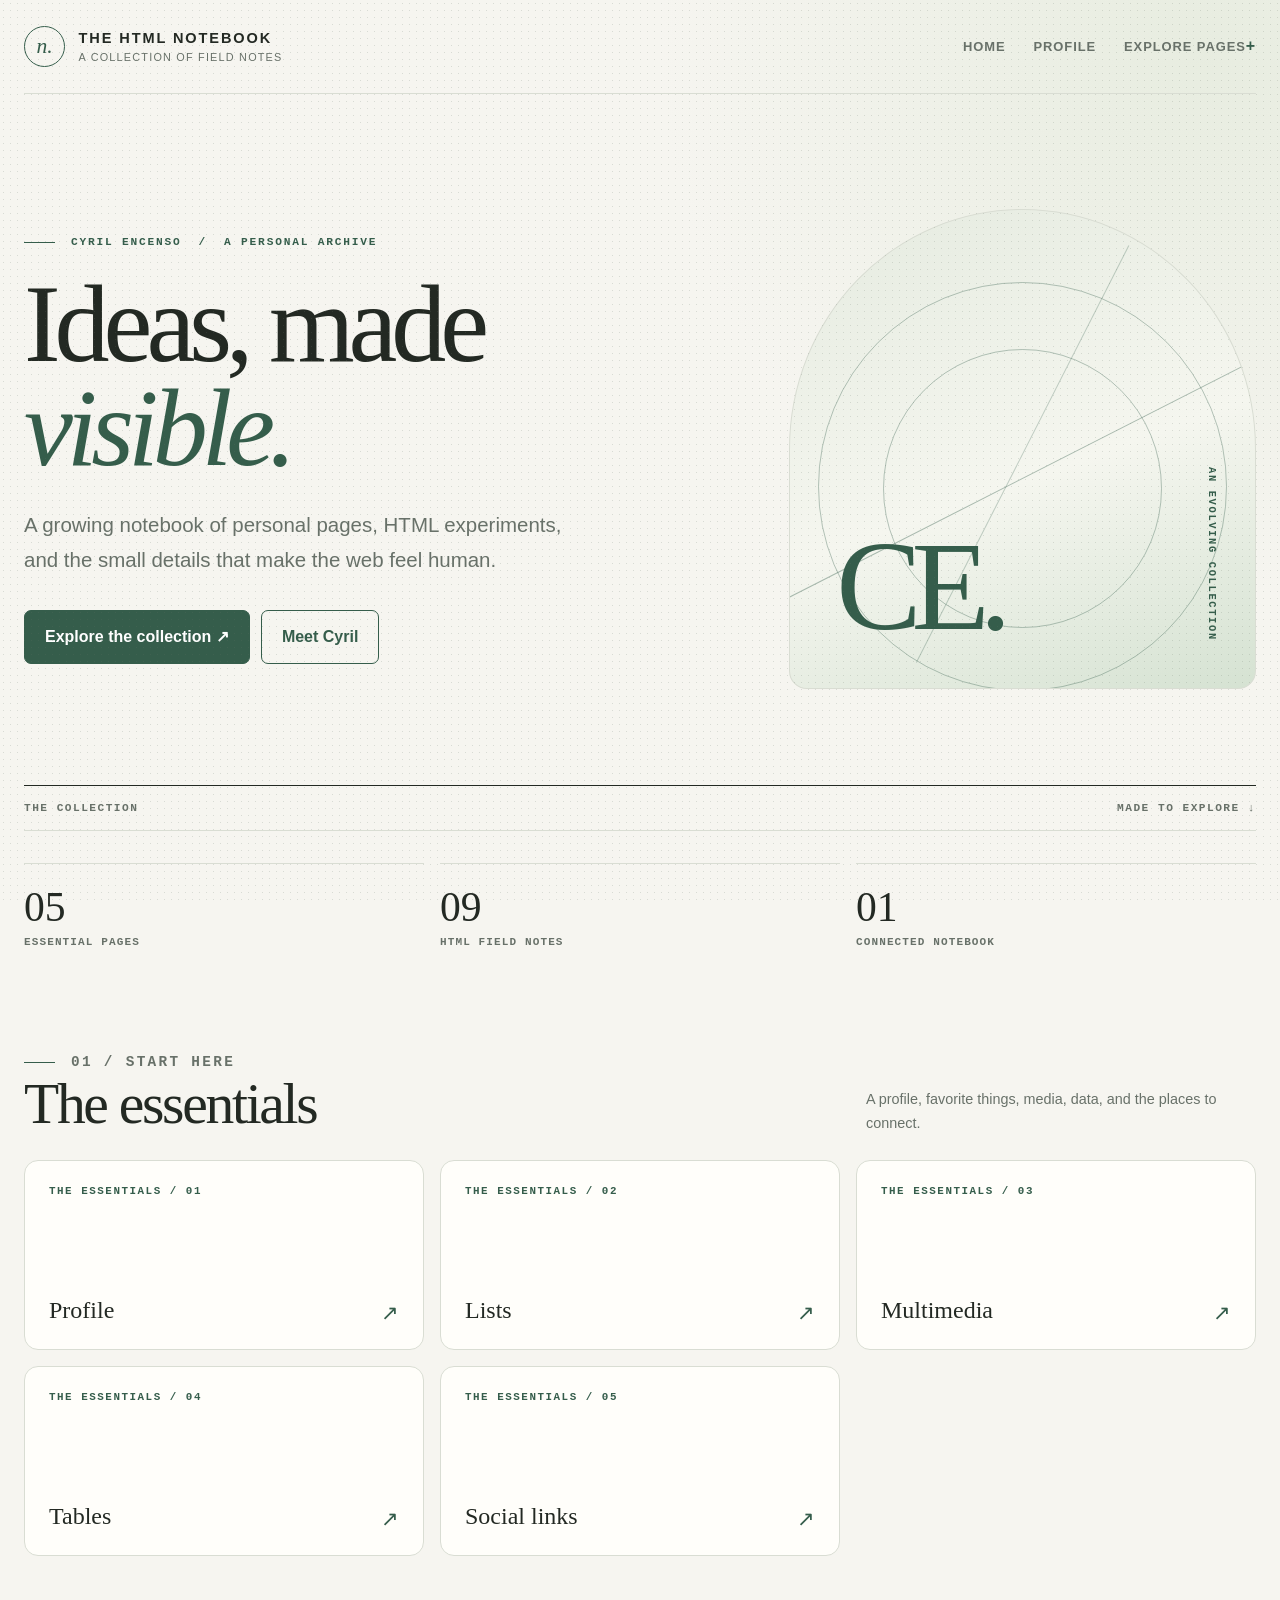
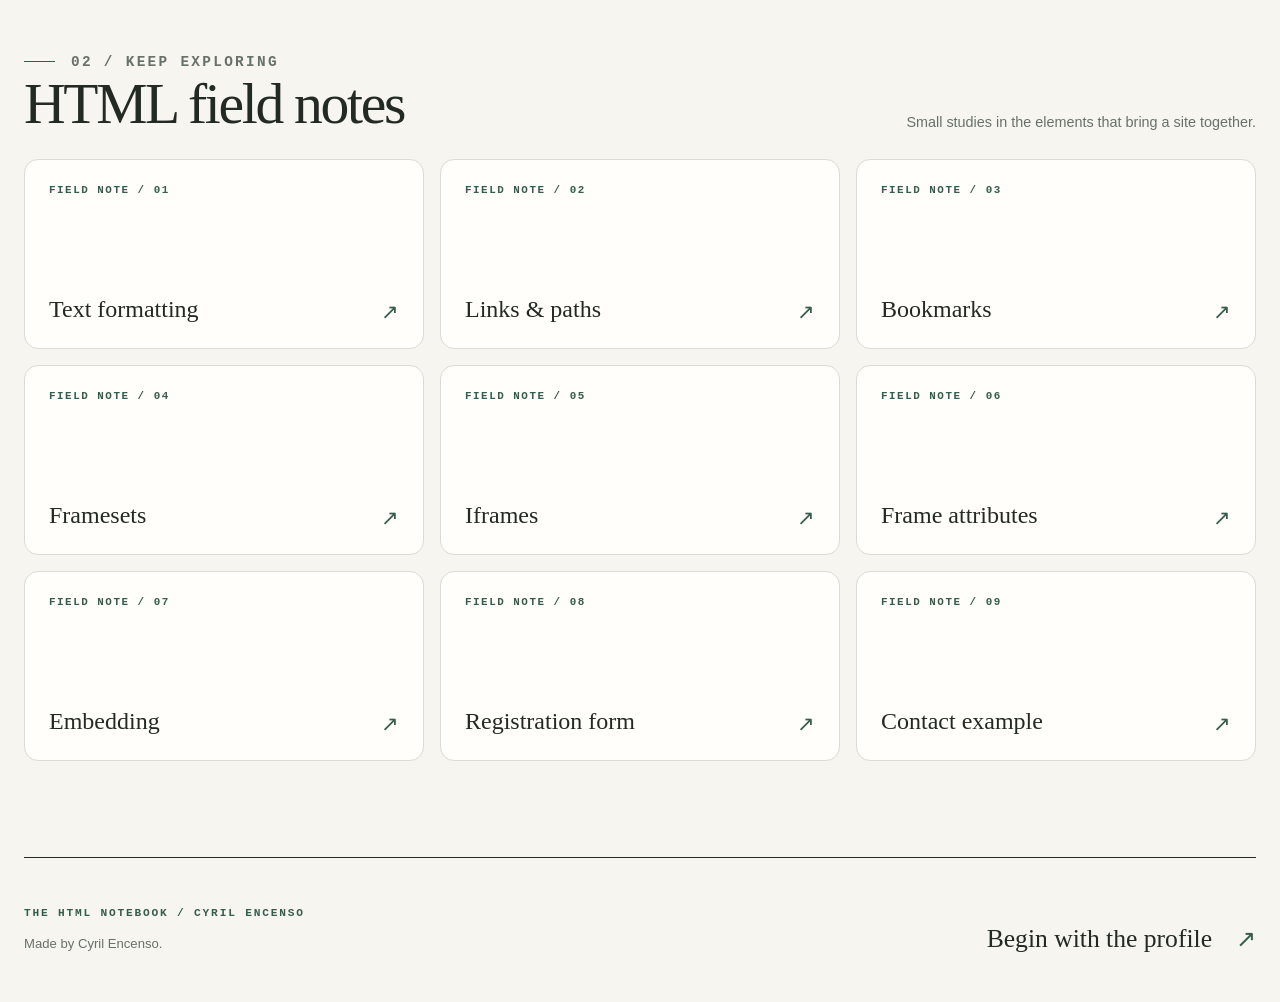
<file: index.html>
<!DOCTYPE html>
<html lang="en">
<head>
  <meta charset="UTF-8">
  <meta name="viewport" content="width=device-width, initial-scale=1">
  <meta name="theme-color" content="#f6f5f0">
  <meta name="description" content="Cyril Encenso's collection of personal pages and HTML experiments.">
  <title>The HTML Notebook — Cyril Encenso</title>
  <link rel="stylesheet" href="assets/fieldnotes.css">
</head>
<body>
  <a class="skip-link" href="#main">Skip to content</a>
  <div class="site-shell">
    <header class="site-header">
      <a class="brand" href="index.html" aria-label="The HTML Notebook home"><span class="brand-mark" aria-hidden="true">n.</span><span class="brand-text"><strong>The HTML Notebook</strong><small>A collection of field notes</small></span></a>
      <nav class="top-nav" aria-label="Site navigation"><a class="nav-home" href="index.html">Home</a><a href="profile/profile.html">Profile</a>
        <details class="nav-menu"><summary>Explore pages</summary><div class="menu-panel"><span class="menu-label">Explore / 14 pages</span><div class="menu-grid"><span class="menu-group-title">The essentials</span><a href="profile/profile.html">Profile</a>
<a href="lists/lists.html">Lists</a>
<a href="multimedia/multimedia.html">Multimedia</a>
<a href="tables/tables.html">Tables</a>
<a href="social/social.html">Social links</a>
<span class="menu-group-title">HTML field notes</span>
<a href="formatting/text-formatting.html">Text formatting</a>
<a href="links/links-and-paths.html">Links &amp; paths</a>
<a href="bookmarks/bookmarks.html">Bookmarks</a>
<a href="frames/framesets.html">Framesets</a>
<a href="frames/iframes.html">Iframes</a>
<a href="frames/frameattributes.html">Frame attributes</a>
<a href="embedding/embedding.html">Embedding</a>
<a href="forms/registration-form.html">Registration form</a>
<a href="contact/contactme.html">Contact example</a></div></div></details>
      </nav>
    </header>
    <main id="main">
      <div class="home-hero"><div><p class="eyebrow">Cyril Encenso &nbsp;/&nbsp; A personal archive</p><h1>Ideas, made <em>visible.</em></h1><p class="hero-description">A growing notebook of personal pages, HTML experiments, and the small details that make the web feel human.</p><div class="home-actions"><a class="button" href="#collection">Explore the collection ↗</a><a class="button secondary" href="profile/profile.html">Meet Cyril</a></div></div><div class="hero-art home-art" aria-hidden="true"><span class="art-line"></span><span class="art-stem"></span><span class="art-number">CE.</span><span class="art-caption">An evolving collection</span></div></div>
      <div class="rule-label"><span>The collection</span><span>Made to explore ↓</span></div>
      <div class="home-stats" aria-label="Collection overview"><div class="stat"><strong>05</strong><span>Essential pages</span></div><div class="stat"><strong>09</strong><span>HTML field notes</span></div><div class="stat"><strong>01</strong><span>Connected notebook</span></div></div>
      <section class="collection" id="collection"><div class="collection-head"><div><p class="eyebrow">01 / Start here</p><h2>The essentials</h2></div><p>A profile, favorite things, media, data, and the places to connect.</p></div><div class="collection-grid"><a class="link-card " href="profile/profile.html"><small>The essentials / 01</small><strong>Profile</strong></a>
<a class="link-card " href="lists/lists.html"><small>The essentials / 02</small><strong>Lists</strong></a>
<a class="link-card " href="multimedia/multimedia.html"><small>The essentials / 03</small><strong>Multimedia</strong></a>
<a class="link-card " href="tables/tables.html"><small>The essentials / 04</small><strong>Tables</strong></a>
<a class="link-card " href="social/social.html"><small>The essentials / 05</small><strong>Social links</strong></a></div></section>
      <section class="collection" id="field-notes"><div class="collection-head"><div><p class="eyebrow">02 / Keep exploring</p><h2>HTML field notes</h2></div><p>Small studies in the elements that bring a site together.</p></div><div class="collection-grid"><a class="link-card " href="formatting/text-formatting.html"><small>Field note / 01</small><strong>Text formatting</strong></a>
<a class="link-card " href="links/links-and-paths.html"><small>Field note / 02</small><strong>Links & paths</strong></a>
<a class="link-card " href="bookmarks/bookmarks.html"><small>Field note / 03</small><strong>Bookmarks</strong></a>
<a class="link-card " href="frames/framesets.html"><small>Field note / 04</small><strong>Framesets</strong></a>
<a class="link-card " href="frames/iframes.html"><small>Field note / 05</small><strong>Iframes</strong></a>
<a class="link-card " href="frames/frameattributes.html"><small>Field note / 06</small><strong>Frame attributes</strong></a>
<a class="link-card " href="embedding/embedding.html"><small>Field note / 07</small><strong>Embedding</strong></a>
<a class="link-card " href="forms/registration-form.html"><small>Field note / 08</small><strong>Registration form</strong></a>
<a class="link-card " href="contact/contactme.html"><small>Field note / 09</small><strong>Contact example</strong></a></div></section>
    </main>
    <footer class="site-footer"><div><span class="footer-label">The HTML Notebook / Cyril Encenso</span><p>Made by Cyril Encenso.</p></div><a class="next-link" href="profile/profile.html">Begin with the profile</a></footer>
  </div>
</body>
</html>
</file>
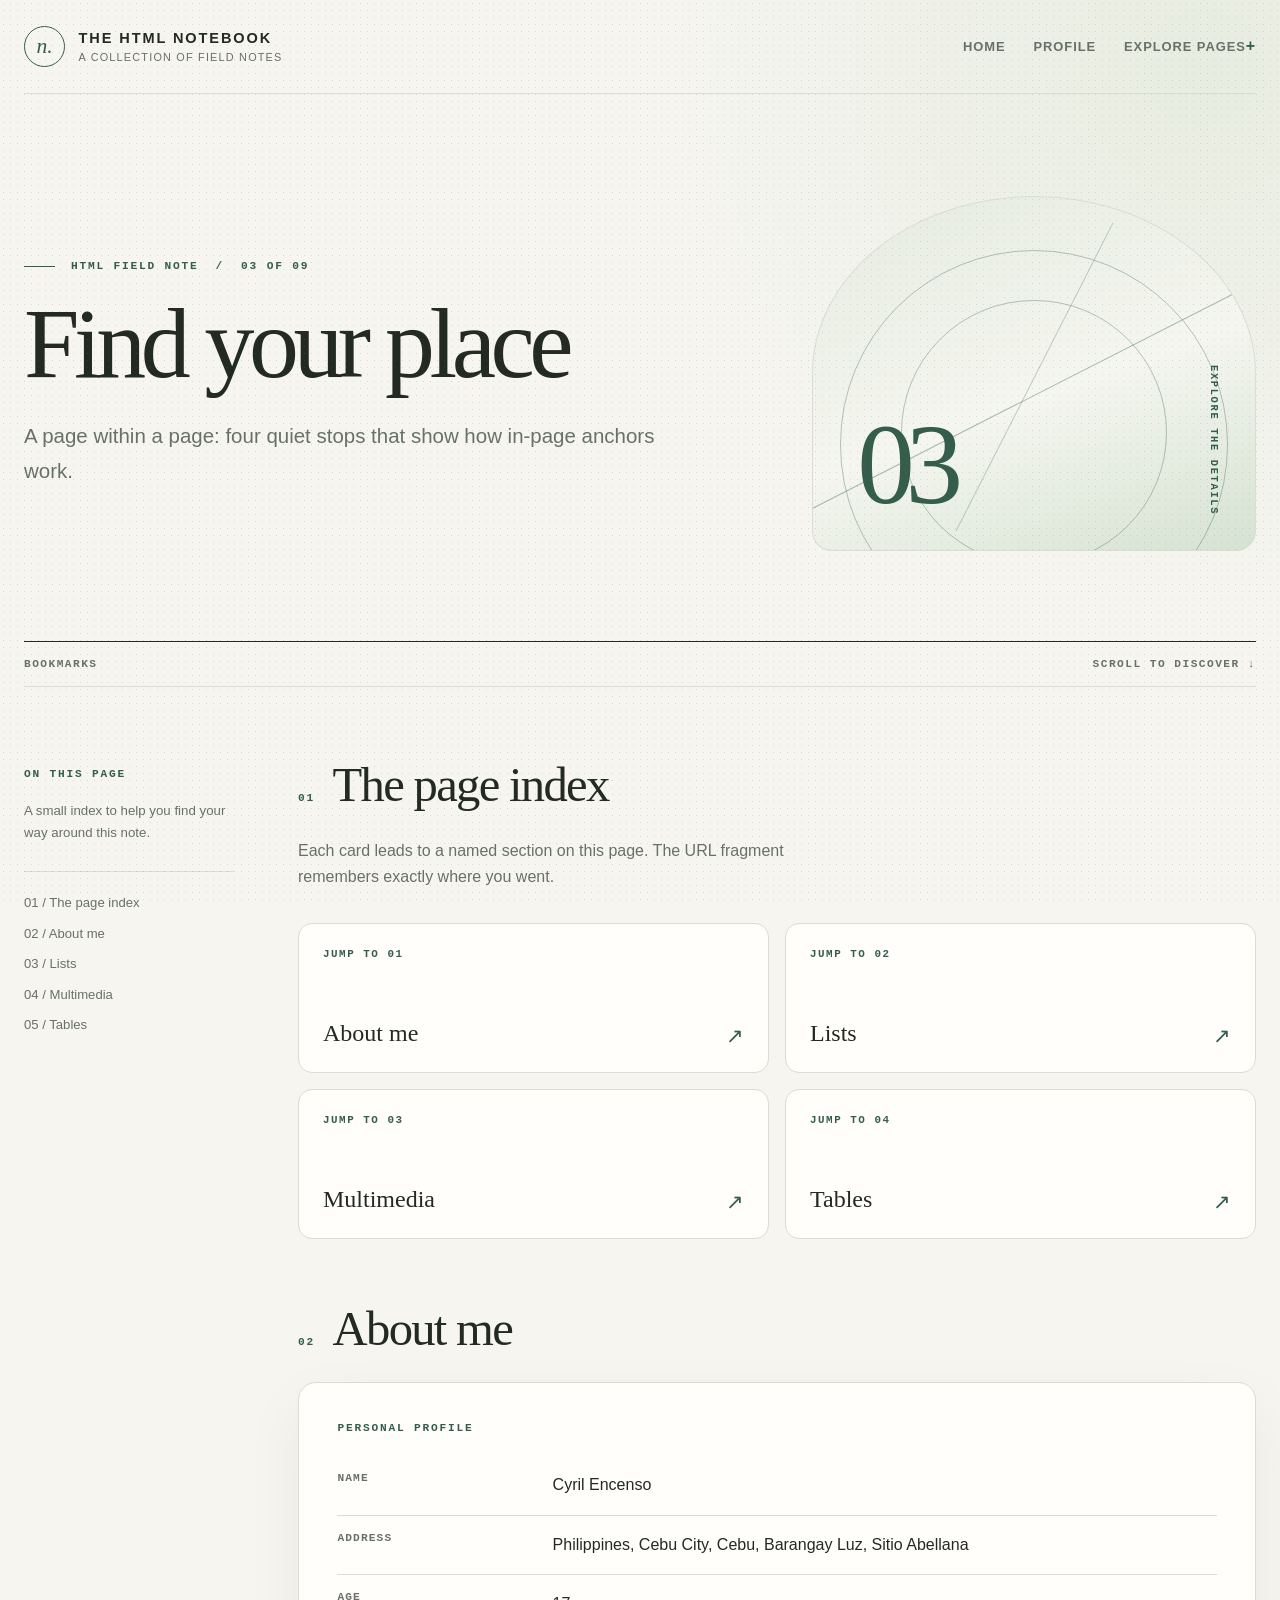
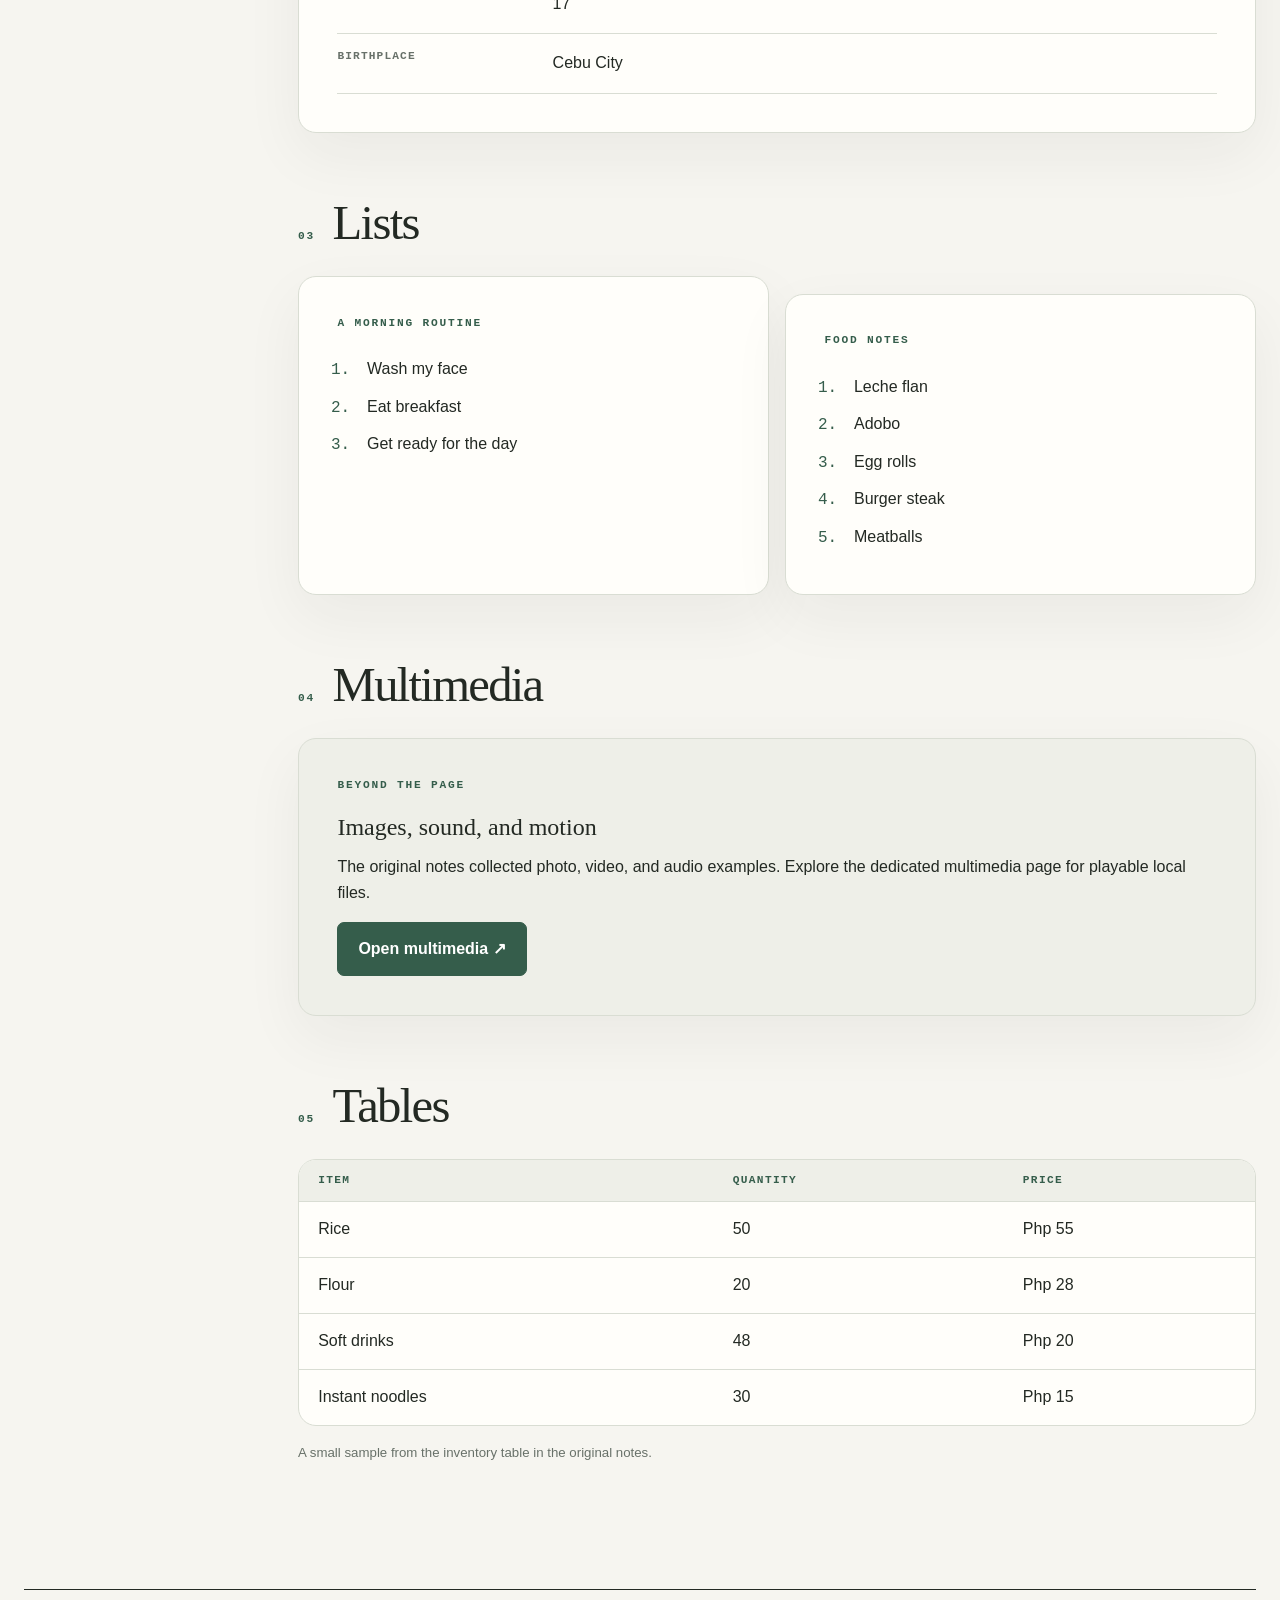
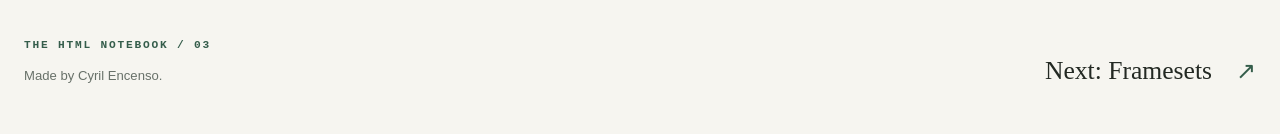
<file: bookmarks/bookmarks.html>
<!DOCTYPE html>
<html lang="en">
<head>
  <meta charset="UTF-8">
  <meta name="viewport" content="width=device-width, initial-scale=1">
  <meta name="theme-color" content="#f6f5f0">
  <meta name="description" content="A page within a page: four quiet stops that show how in-page anchors work.">
  <title>Bookmarks — The HTML Notebook</title>
  <link rel="stylesheet" href="../assets/fieldnotes.css">
</head>
<body>
  <a class="skip-link" href="#main">Skip to content</a>
  <div class="site-shell">
    <header class="site-header">
      <a class="brand" href="../index.html" aria-label="The HTML Notebook home"><span class="brand-mark" aria-hidden="true">n.</span><span class="brand-text"><strong>The HTML Notebook</strong><small>A collection of field notes</small></span></a>
      <nav class="top-nav" aria-label="Site navigation">
        <a class="nav-home" href="../index.html">Home</a>
        <a href="../profile/profile.html">Profile</a>
        <details class="nav-menu"><summary>Explore pages</summary><div class="menu-panel"><span class="menu-label">Explore / 14 pages</span><div class="menu-grid"><span class="menu-group-title">The essentials</span><a href="../profile/profile.html">Profile</a>
<a href="../lists/lists.html">Lists</a>
<a href="../multimedia/multimedia.html">Multimedia</a>
<a href="../tables/tables.html">Tables</a>
<a href="../social/social.html">Social links</a><span class="menu-group-title">HTML field notes</span><a href="../formatting/text-formatting.html">Text formatting</a>
<a href="../links/links-and-paths.html">Links &amp; paths</a>
<a href="bookmarks.html" aria-current="page">Bookmarks</a>
<a href="../frames/framesets.html">Framesets</a>
<a href="../frames/iframes.html">Iframes</a>
<a href="../frames/frameattributes.html">Frame attributes</a>
<a href="../embedding/embedding.html">Embedding</a>
<a href="../forms/registration-form.html">Registration form</a>
<a href="../contact/contactme.html">Contact</a></div></div></details>
      </nav>
    </header>
    <main id="main">
      <div class="hero"><div class="hero-copy"><p class="eyebrow">HTML field note &nbsp;/&nbsp; 03 of 09</p><h1>Find your place</h1><p class="hero-description">A page within a page: four quiet stops that show how in-page anchors work.</p></div><div class="hero-art" aria-hidden="true"><span class="art-line"></span><span class="art-stem"></span><span class="art-number">03</span><span class="art-caption">Explore the details</span></div></div>
      <div class="rule-label"><span>Bookmarks</span><span>Scroll to discover ↓</span></div>
      <div class="content-layout"><aside class="page-aside" aria-label="On this page"><span class="aside-label">On this page</span><p>A small index to help you find your way around this note.</p><nav class="toc" aria-label="Page sections"><a href="#index">01 / The page index</a><a href="#aboutme">02 / About me</a><a href="#list">03 / Lists</a><a href="#multimedia">04 / Multimedia</a><a href="#tables">05 / Tables</a></nav></aside><div class="content-stack"><section class="content-section" id="index">
      <div class="section-heading"><span class="section-number">01</span><h2>The page index</h2></div>
      <p class="section-lede">Each card leads to a named section on this page. The URL fragment remembers exactly where you went.</p>
      <div class="grid-two"><a class="link-card" href="#aboutme"><small>Jump to 01</small><strong>About me</strong></a><a class="link-card" href="#list"><small>Jump to 02</small><strong>Lists</strong></a><a class="link-card" href="#multimedia"><small>Jump to 03</small><strong>Multimedia</strong></a><a class="link-card" href="#tables"><small>Jump to 04</small><strong>Tables</strong></a></div>
    </section><section class="content-section" id="aboutme">
      <div class="section-heading"><span class="section-number">02</span><h2>About me</h2></div>


      <div class="panel"><span class="micro">Personal profile</span><dl class="info-list">
        <div><dt>Name</dt><dd>Cyril Encenso</dd></div>
        <div><dt>Address</dt><dd>Philippines, Cebu City, Cebu, Barangay Luz, Sitio Abellana</dd></div>
        <div><dt>Age</dt><dd>17</dd></div>
        <div><dt>Birthplace</dt><dd>Cebu City</dd></div>
      </dl></div>
    </section><section class="content-section" id="list">
      <div class="section-heading"><span class="section-number">03</span><h2>Lists</h2></div>


      <div class="grid-two">
        <div class="panel"><span class="micro">A morning routine</span><ol class="number-list"><li>Wash my face</li><li>Eat breakfast</li><li>Get ready for the day</li></ol></div>
        <div class="panel"><span class="micro">Food notes</span><ol class="number-list"><li>Leche flan</li><li>Adobo</li><li>Egg rolls</li><li>Burger steak</li><li>Meatballs</li></ol></div>
      </div>
    </section><section class="content-section" id="multimedia">
      <div class="section-heading"><span class="section-number">04</span><h2>Multimedia</h2></div>


      <div class="panel panel-soft"><span class="micro">Beyond the page</span><h3>Images, sound, and motion</h3>
      <p>The original notes collected photo, video, and audio examples. Explore the dedicated multimedia page for playable local files.</p>
      <p><a class="button" href="../multimedia/multimedia.html">Open multimedia ↗</a></p></div>
    </section><section class="content-section" id="tables">
      <div class="section-heading"><span class="section-number">05</span><h2>Tables</h2></div>


      <div class="table-wrap"><table><thead><tr><th>Item</th><th>Quantity</th><th>Price</th></tr></thead>
      <tbody><tr><td>Rice</td><td>50</td><td>Php 55</td></tr><tr><td>Flour</td><td>20</td><td>Php 28</td></tr><tr><td>Soft drinks</td><td>48</td><td>Php 20</td></tr><tr><td>Instant noodles</td><td>30</td><td>Php 15</td></tr></tbody></table></div>
      <p class="note">A small sample from the inventory table in the original notes.</p>
    </section></div></div>
    </main>
    <footer class="site-footer"><div><span class="footer-label">The HTML Notebook / 03</span><p>Made by Cyril Encenso.</p></div><a class="next-link" href="../frames/framesets.html" aria-label="Next page: Framesets">Next: Framesets</a></footer>
  </div>
</body>
</html>
</file>
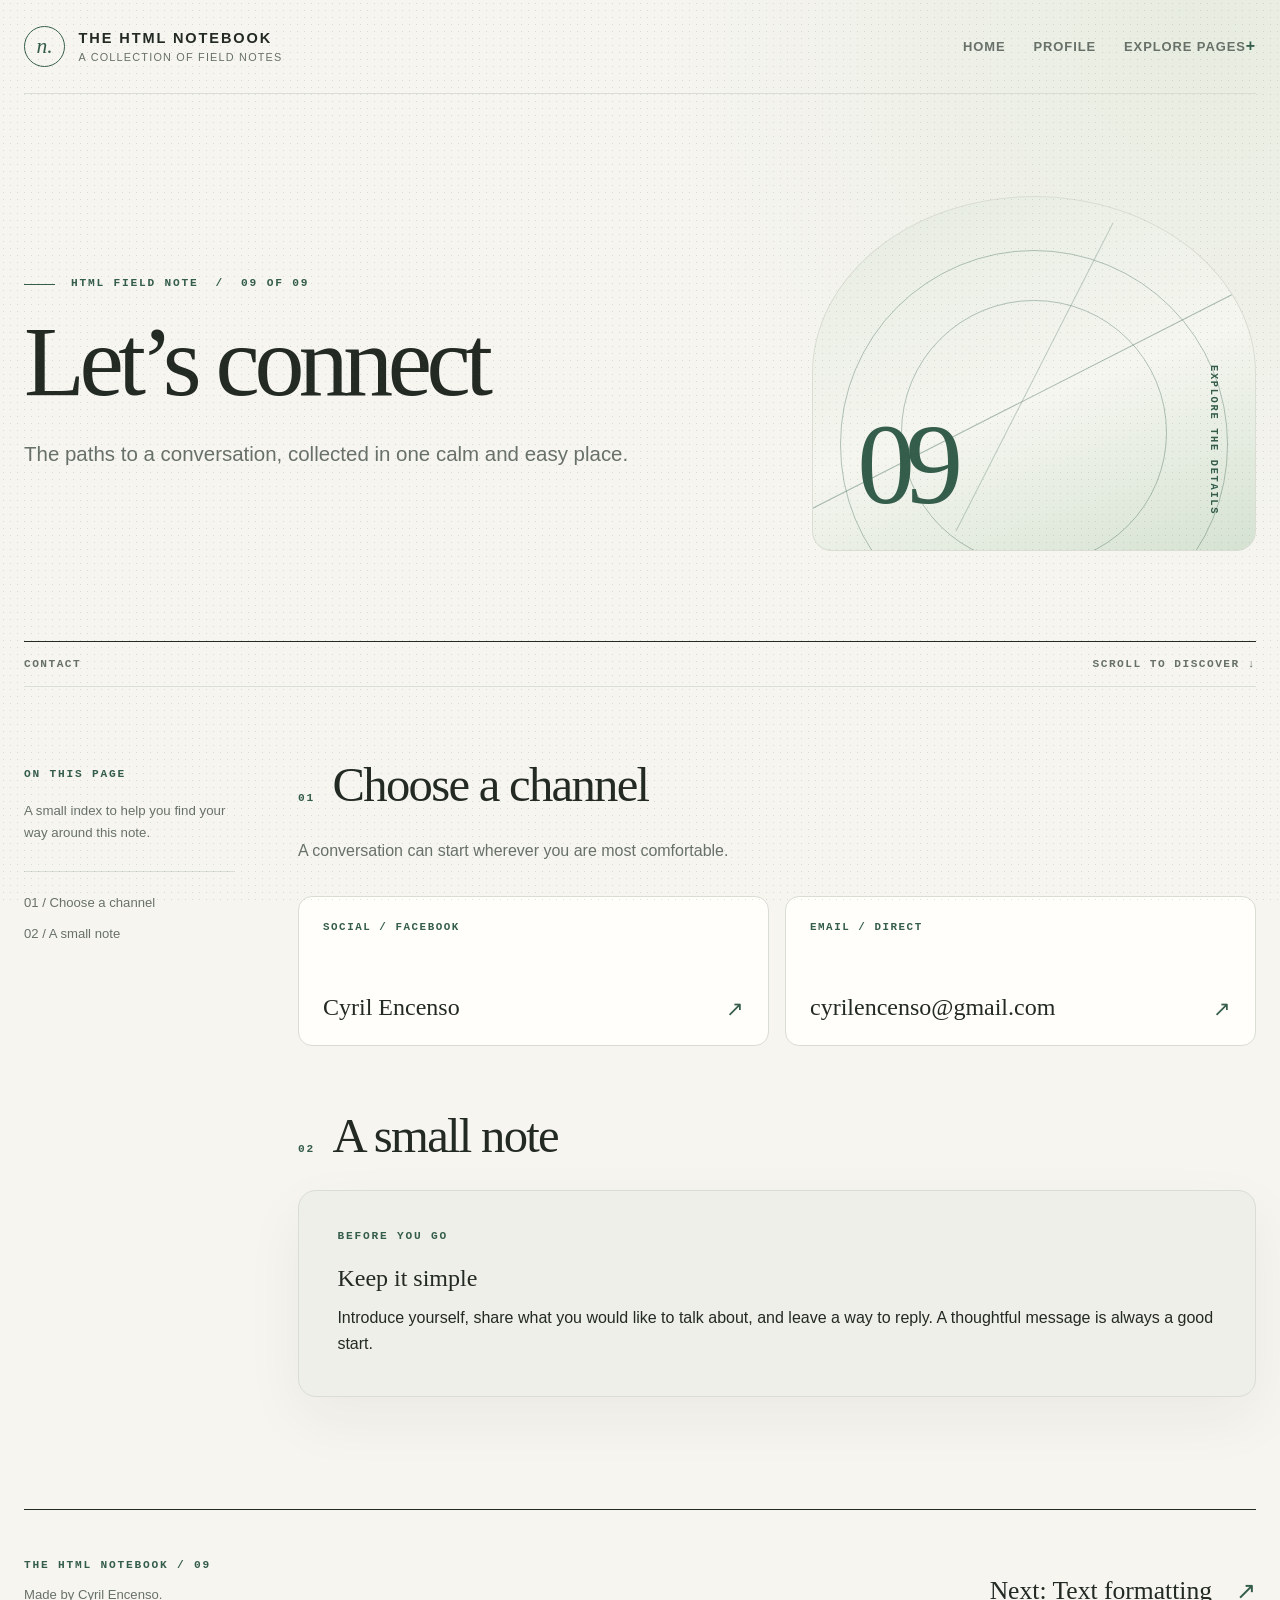
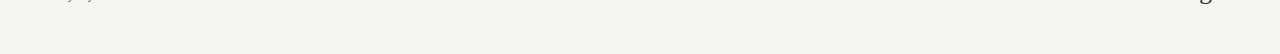
<file: contact/contactme.html>
<!DOCTYPE html>
<html lang="en">
<head>
  <meta charset="UTF-8">
  <meta name="viewport" content="width=device-width, initial-scale=1">
  <meta name="theme-color" content="#f6f5f0">
  <meta name="description" content="The paths to a conversation, collected in one calm and easy place.">
  <title>Contact — The HTML Notebook</title>
  <link rel="stylesheet" href="../assets/fieldnotes.css">
</head>
<body>
  <a class="skip-link" href="#main">Skip to content</a>
  <div class="site-shell">
    <header class="site-header">
      <a class="brand" href="../index.html" aria-label="The HTML Notebook home"><span class="brand-mark" aria-hidden="true">n.</span><span class="brand-text"><strong>The HTML Notebook</strong><small>A collection of field notes</small></span></a>
      <nav class="top-nav" aria-label="Site navigation">
        <a class="nav-home" href="../index.html">Home</a>
        <a href="../profile/profile.html">Profile</a>
        <details class="nav-menu"><summary>Explore pages</summary><div class="menu-panel"><span class="menu-label">Explore / 14 pages</span><div class="menu-grid"><span class="menu-group-title">The essentials</span><a href="../profile/profile.html">Profile</a>
<a href="../lists/lists.html">Lists</a>
<a href="../multimedia/multimedia.html">Multimedia</a>
<a href="../tables/tables.html">Tables</a>
<a href="../social/social.html">Social links</a><span class="menu-group-title">HTML field notes</span><a href="../formatting/text-formatting.html">Text formatting</a>
<a href="../links/links-and-paths.html">Links &amp; paths</a>
<a href="../bookmarks/bookmarks.html">Bookmarks</a>
<a href="../frames/framesets.html">Framesets</a>
<a href="../frames/iframes.html">Iframes</a>
<a href="../frames/frameattributes.html">Frame attributes</a>
<a href="../embedding/embedding.html">Embedding</a>
<a href="../forms/registration-form.html">Registration form</a>
<a href="contactme.html" aria-current="page">Contact</a></div></div></details>
      </nav>
    </header>
    <main id="main">
      <div class="hero"><div class="hero-copy"><p class="eyebrow">HTML field note &nbsp;/&nbsp; 09 of 09</p><h1>Let’s connect</h1><p class="hero-description">The paths to a conversation, collected in one calm and easy place.</p></div><div class="hero-art" aria-hidden="true"><span class="art-line"></span><span class="art-stem"></span><span class="art-number">09</span><span class="art-caption">Explore the details</span></div></div>
      <div class="rule-label"><span>Contact</span><span>Scroll to discover ↓</span></div>
      <div class="content-layout"><aside class="page-aside" aria-label="On this page"><span class="aside-label">On this page</span><p>A small index to help you find your way around this note.</p><nav class="toc" aria-label="Page sections"><a href="#channels">01 / Choose a channel</a><a href="#note">02 / A small note</a></nav></aside><div class="content-stack"><section class="content-section" id="channels">
      <div class="section-heading"><span class="section-number">01</span><h2>Choose a channel</h2></div>
      <p class="section-lede">A conversation can start wherever you are most comfortable.</p>
      <div class="grid-two"><a class="link-card" href="https://www.facebook.com/CyyPookie/"><small>Social / Facebook</small><strong>Cyril Encenso</strong></a><a class="link-card" href="mailto:cyrilencenso@gmail.com"><small>Email / Direct</small><strong>cyrilencenso@gmail.com</strong></a></div>
    </section><section class="content-section" id="note">
      <div class="section-heading"><span class="section-number">02</span><h2>A small note</h2></div>


      <div class="panel panel-soft"><span class="micro">Before you go</span><h3>Keep it simple</h3>
      <p>Introduce yourself, share what you would like to talk about, and leave a way to reply. A thoughtful message is always a good start.</p></div>
    </section></div></div>
    </main>
    <footer class="site-footer"><div><span class="footer-label">The HTML Notebook / 09</span><p>Made by Cyril Encenso.</p></div><a class="next-link" href="../formatting/text-formatting.html" aria-label="Next page: Text formatting">Next: Text formatting</a></footer>
  </div>
</body>
</html>
</file>
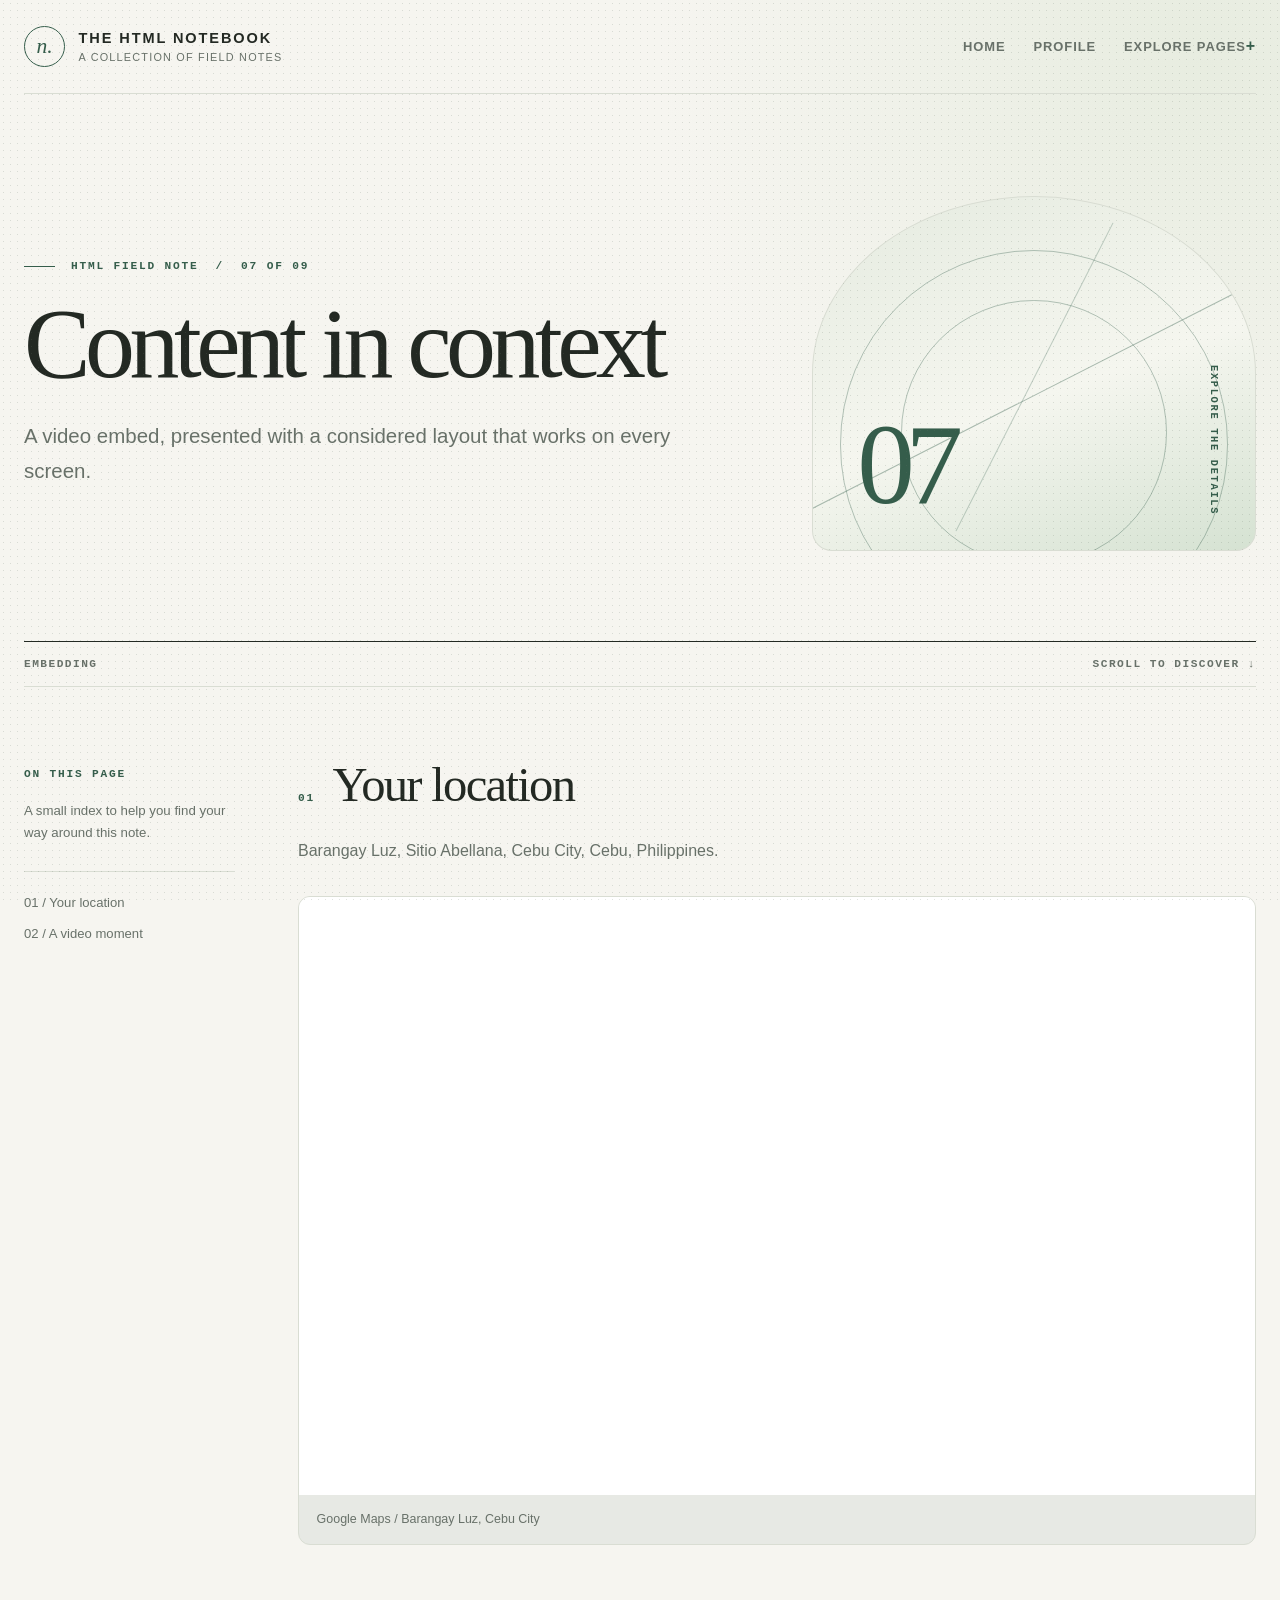
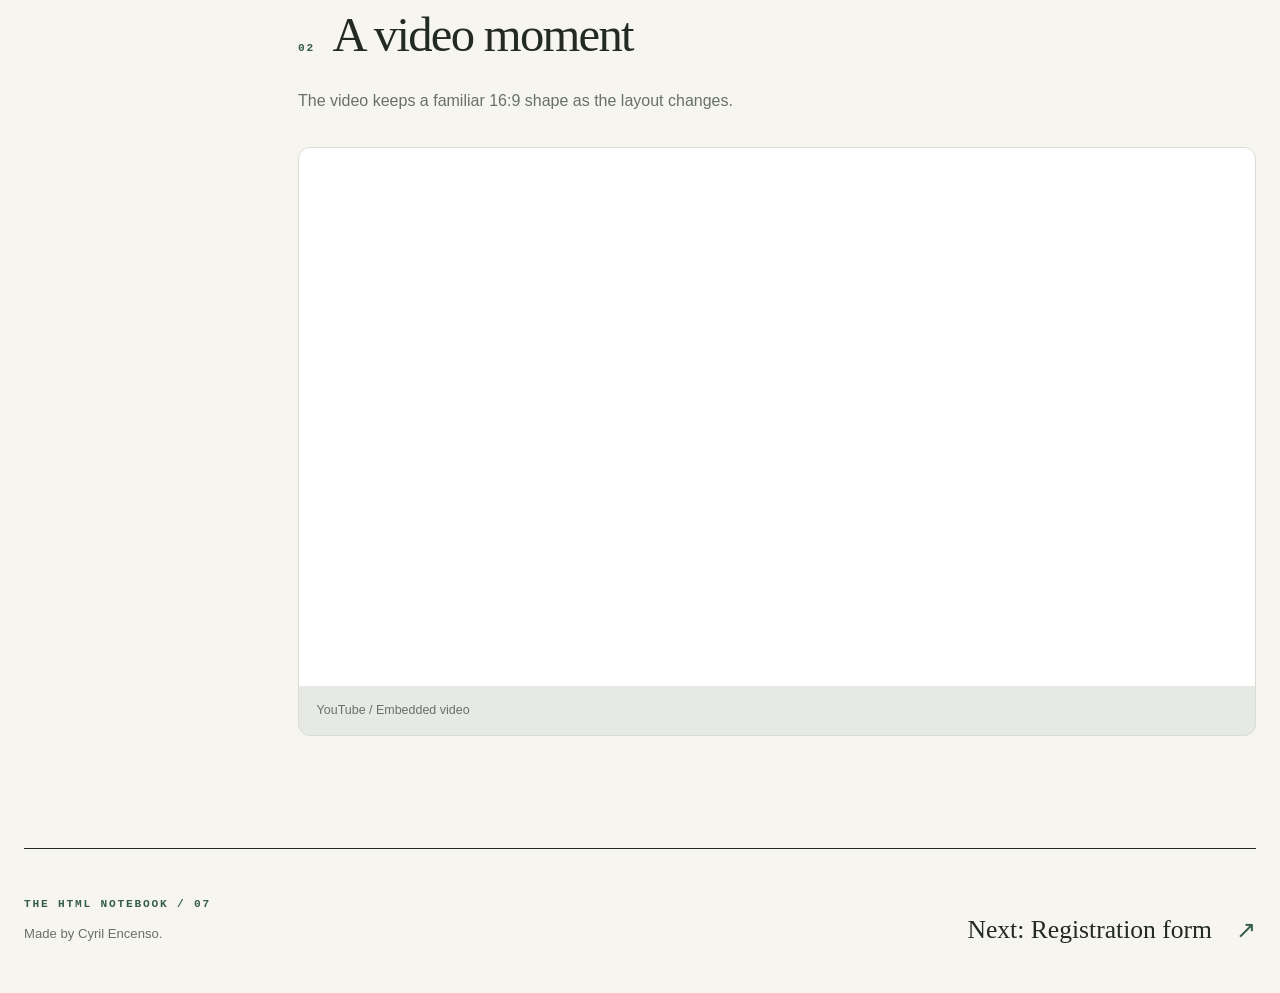
<file: embedding/embedding.html>
<!DOCTYPE html>
<html lang="en">
<head>
  <meta charset="UTF-8">
  <meta name="viewport" content="width=device-width, initial-scale=1">
  <meta name="theme-color" content="#f6f5f0">
  <meta name="description" content="A video embed, presented with a considered layout that works on every screen.">
  <title>Embedding — The HTML Notebook</title>
  <link rel="stylesheet" href="../assets/fieldnotes.css">
</head>
<body>
  <a class="skip-link" href="#main">Skip to content</a>
  <div class="site-shell">
    <header class="site-header">
      <a class="brand" href="../index.html" aria-label="The HTML Notebook home"><span class="brand-mark" aria-hidden="true">n.</span><span class="brand-text"><strong>The HTML Notebook</strong><small>A collection of field notes</small></span></a>
      <nav class="top-nav" aria-label="Site navigation">
        <a class="nav-home" href="../index.html">Home</a>
        <a href="../profile/profile.html">Profile</a>
        <details class="nav-menu"><summary>Explore pages</summary><div class="menu-panel"><span class="menu-label">Explore / 14 pages</span><div class="menu-grid"><span class="menu-group-title">The essentials</span><a href="../profile/profile.html">Profile</a>
<a href="../lists/lists.html">Lists</a>
<a href="../multimedia/multimedia.html">Multimedia</a>
<a href="../tables/tables.html">Tables</a>
<a href="../social/social.html">Social links</a><span class="menu-group-title">HTML field notes</span><a href="../formatting/text-formatting.html">Text formatting</a>
<a href="../links/links-and-paths.html">Links &amp; paths</a>
<a href="../bookmarks/bookmarks.html">Bookmarks</a>
<a href="../frames/framesets.html">Framesets</a>
<a href="../frames/iframes.html">Iframes</a>
<a href="../frames/frameattributes.html">Frame attributes</a>
<a href="embedding.html" aria-current="page">Embedding</a>
<a href="../forms/registration-form.html">Registration form</a>
<a href="../contact/contactme.html">Contact</a></div></div></details>
      </nav>
    </header>
    <main id="main">
      <div class="hero"><div class="hero-copy"><p class="eyebrow">HTML field note &nbsp;/&nbsp; 07 of 09</p><h1>Content in context</h1><p class="hero-description">A video embed, presented with a considered layout that works on every screen.</p></div><div class="hero-art" aria-hidden="true"><span class="art-line"></span><span class="art-stem"></span><span class="art-number">07</span><span class="art-caption">Explore the details</span></div></div>
      <div class="rule-label"><span>Embedding</span><span>Scroll to discover ↓</span></div>
      <div class="content-layout"><aside class="page-aside" aria-label="On this page"><span class="aside-label">On this page</span><p>A small index to help you find your way around this note.</p><nav class="toc" aria-label="Page sections"><a href="#map">01 / Your location</a><a href="#video">02 / A video moment</a></nav></aside><div class="content-stack"><section class="content-section" id="map">
      <div class="section-heading"><span class="section-number">01</span><h2>Your location</h2></div>
      <p class="section-lede">Barangay Luz, Sitio Abellana, Cebu City, Cebu, Philippines.</p>
      <div class="media-frame"><iframe src="https://maps.google.com/maps?q=Barangay%20Luz%2C%20Sitio%20Abellana%2C%20Cebu%20City%2C%20Cebu%2C%20Philippines&amp;output=embed" title="Map of Barangay Luz, Sitio Abellana, Cebu City" loading="lazy" referrerpolicy="strict-origin-when-cross-origin" allowfullscreen></iframe><div class="media-caption">Google Maps / Barangay Luz, Cebu City</div></div>
    </section><section class="content-section" id="video">
      <div class="section-heading"><span class="section-number">02</span><h2>A video moment</h2></div>
      <p class="section-lede">The video keeps a familiar 16:9 shape as the layout changes.</p>
      <div class="media-frame video"><iframe src="https://www.youtube.com/embed/YiIKrtQKI3A?si=zlvDTLjshRUXMRvh&amp;start=296" title="Embedded YouTube video" loading="lazy" referrerpolicy="strict-origin-when-cross-origin" allow="accelerometer; autoplay; clipboard-write; encrypted-media; gyroscope; picture-in-picture; web-share" allowfullscreen></iframe><div class="media-caption">YouTube / Embedded video</div></div>
    </section></div></div>
    </main>
    <footer class="site-footer"><div><span class="footer-label">The HTML Notebook / 07</span><p>Made by Cyril Encenso.</p></div><a class="next-link" href="../forms/registration-form.html" aria-label="Next page: Registration form">Next: Registration form</a></footer>
  </div>
</body>
</html>
</file>
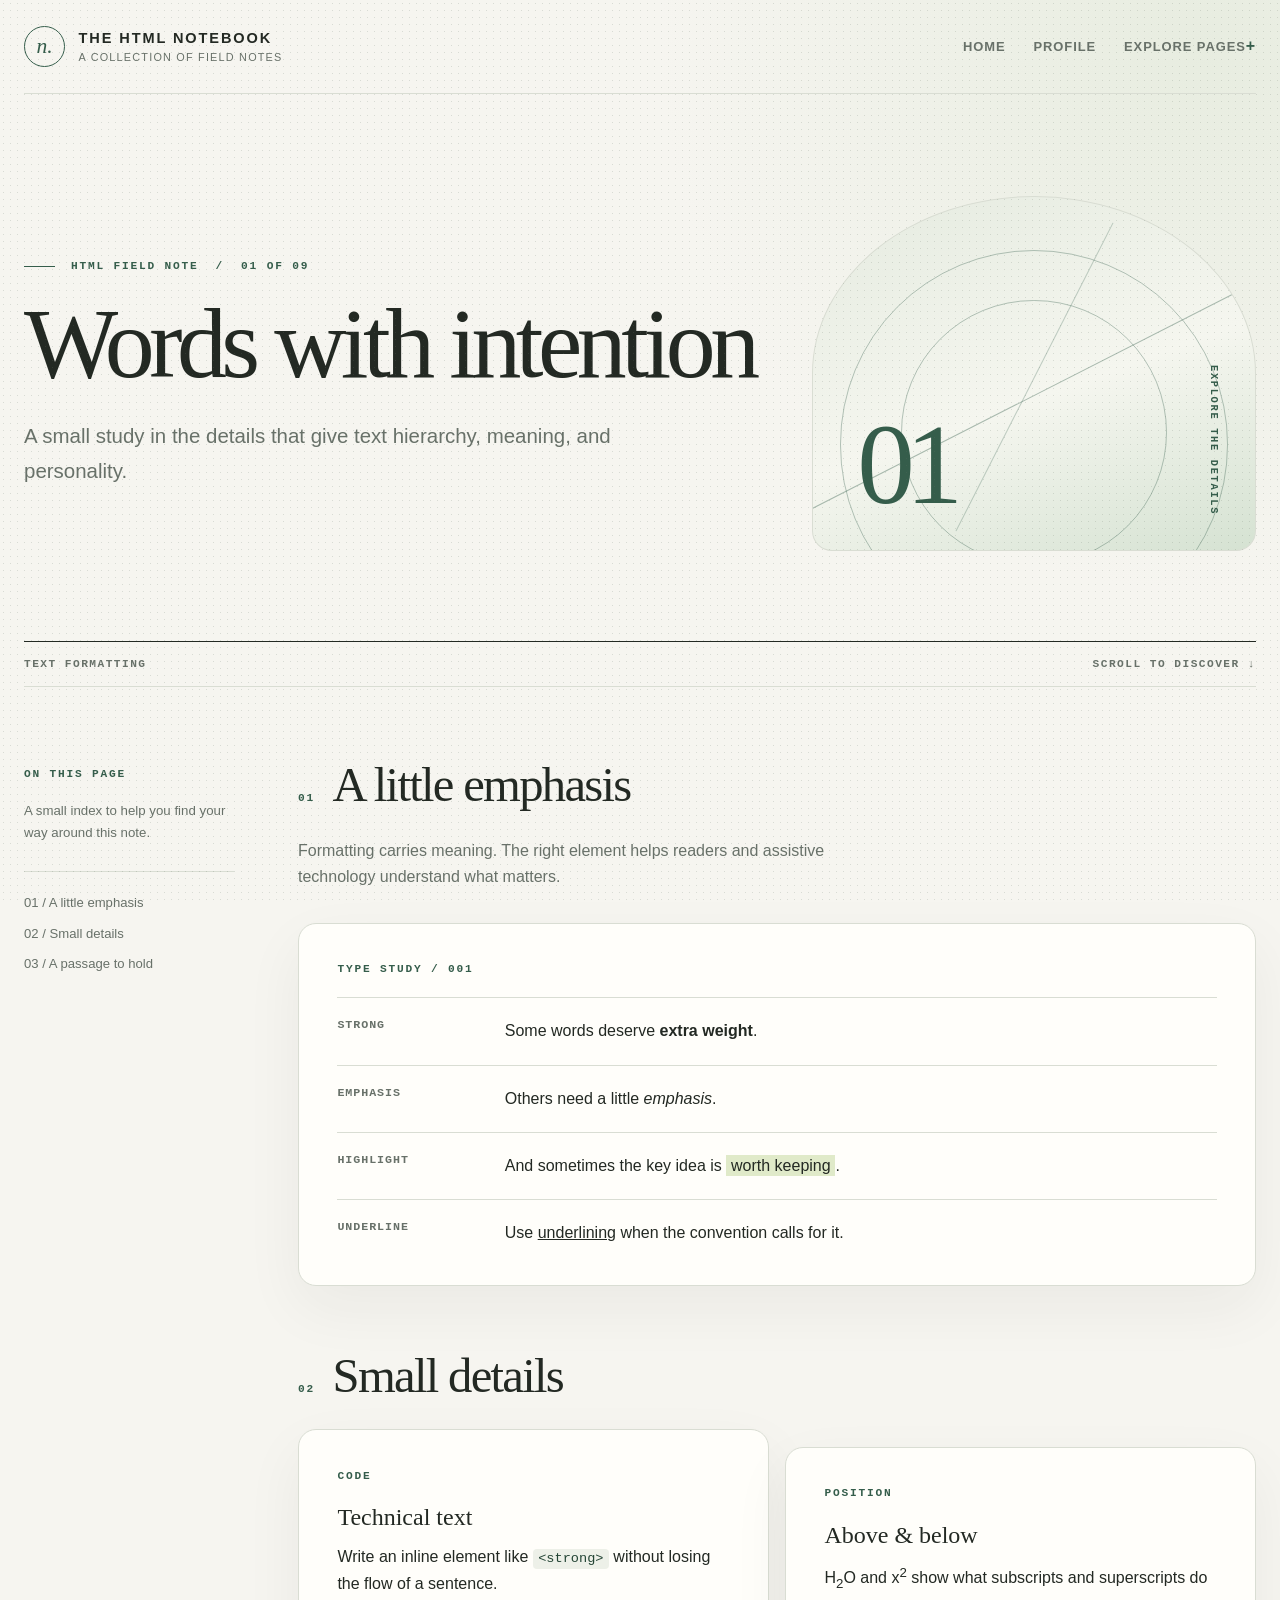
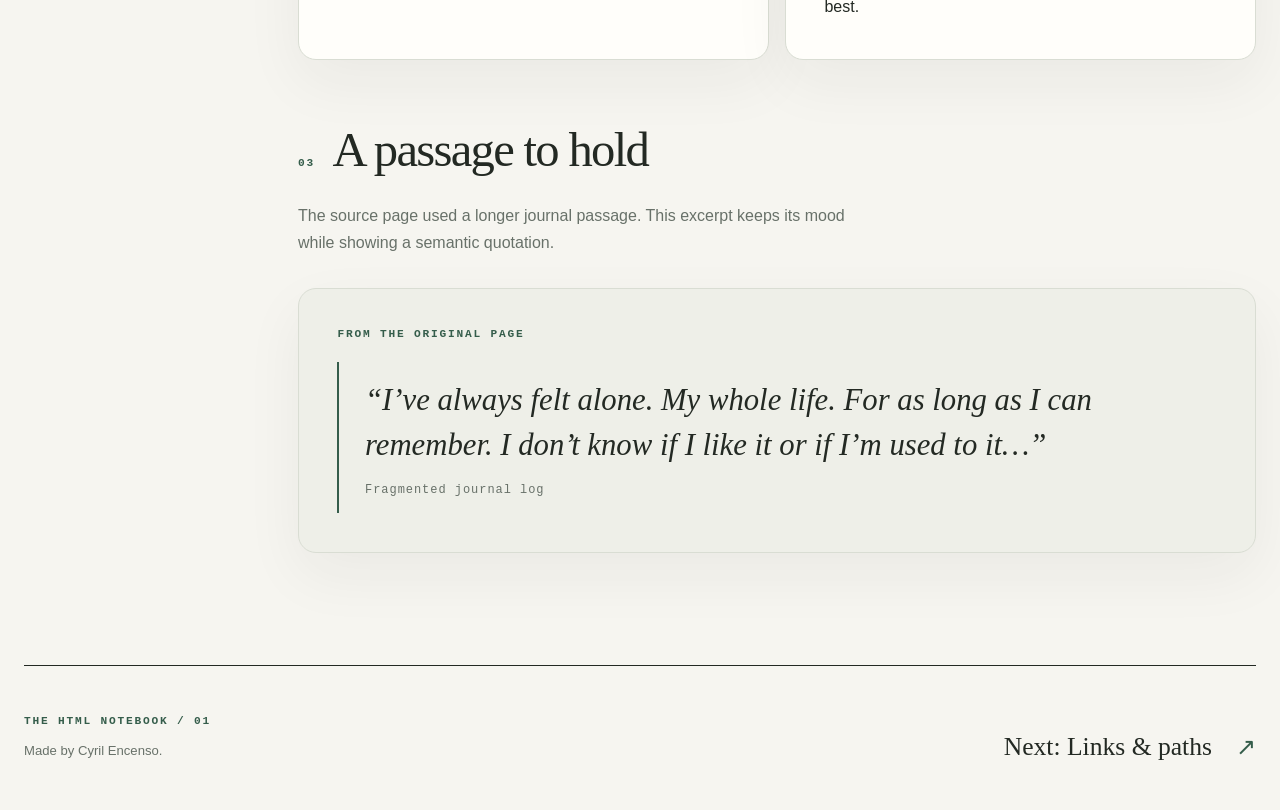
<file: formatting/text-formatting.html>
<!DOCTYPE html>
<html lang="en">
<head>
  <meta charset="UTF-8">
  <meta name="viewport" content="width=device-width, initial-scale=1">
  <meta name="theme-color" content="#f6f5f0">
  <meta name="description" content="A small study in the details that give text hierarchy, meaning, and personality.">
  <title>Text formatting — The HTML Notebook</title>
  <link rel="stylesheet" href="../assets/fieldnotes.css">
</head>
<body>
  <a class="skip-link" href="#main">Skip to content</a>
  <div class="site-shell">
    <header class="site-header">
      <a class="brand" href="../index.html" aria-label="The HTML Notebook home"><span class="brand-mark" aria-hidden="true">n.</span><span class="brand-text"><strong>The HTML Notebook</strong><small>A collection of field notes</small></span></a>
      <nav class="top-nav" aria-label="Site navigation">
        <a class="nav-home" href="../index.html">Home</a>
        <a href="../profile/profile.html">Profile</a>
        <details class="nav-menu"><summary>Explore pages</summary><div class="menu-panel"><span class="menu-label">Explore / 14 pages</span><div class="menu-grid"><span class="menu-group-title">The essentials</span><a href="../profile/profile.html">Profile</a>
<a href="../lists/lists.html">Lists</a>
<a href="../multimedia/multimedia.html">Multimedia</a>
<a href="../tables/tables.html">Tables</a>
<a href="../social/social.html">Social links</a><span class="menu-group-title">HTML field notes</span><a href="text-formatting.html" aria-current="page">Text formatting</a>
<a href="../links/links-and-paths.html">Links &amp; paths</a>
<a href="../bookmarks/bookmarks.html">Bookmarks</a>
<a href="../frames/framesets.html">Framesets</a>
<a href="../frames/iframes.html">Iframes</a>
<a href="../frames/frameattributes.html">Frame attributes</a>
<a href="../embedding/embedding.html">Embedding</a>
<a href="../forms/registration-form.html">Registration form</a>
<a href="../contact/contactme.html">Contact</a></div></div></details>
      </nav>
    </header>
    <main id="main">
      <div class="hero"><div class="hero-copy"><p class="eyebrow">HTML field note &nbsp;/&nbsp; 01 of 09</p><h1>Words with intention</h1><p class="hero-description">A small study in the details that give text hierarchy, meaning, and personality.</p></div><div class="hero-art" aria-hidden="true"><span class="art-line"></span><span class="art-stem"></span><span class="art-number">01</span><span class="art-caption">Explore the details</span></div></div>
      <div class="rule-label"><span>Text formatting</span><span>Scroll to discover ↓</span></div>
      <div class="content-layout"><aside class="page-aside" aria-label="On this page"><span class="aside-label">On this page</span><p>A small index to help you find your way around this note.</p><nav class="toc" aria-label="Page sections"><a href="#emphasis">01 / A little emphasis</a><a href="#details">02 / Small details</a><a href="#quotation">03 / A passage to hold</a></nav></aside><div class="content-stack"><section class="content-section" id="emphasis">
      <div class="section-heading"><span class="section-number">01</span><h2>A little emphasis</h2></div>
      <p class="section-lede">Formatting carries meaning. The right element helps readers and assistive technology understand what matters.</p>

      <div class="panel"><span class="micro">Type study / 001</span>
        <div class="sample-grid"><span>Strong</span><div>Some words deserve <strong>extra weight</strong>.</div></div>
        <div class="sample-grid"><span>Emphasis</span><div>Others need a little <em>emphasis</em>.</div></div>
        <div class="sample-grid"><span>Highlight</span><div>And sometimes the key idea is <mark>worth keeping</mark>.</div></div>
        <div class="sample-grid"><span>Underline</span><div>Use <u>underlining</u> when the convention calls for it.</div></div>
      </div>
    </section><section class="content-section" id="details">
      <div class="section-heading"><span class="section-number">02</span><h2>Small details</h2></div>


      <div class="grid-two">
        <div class="panel"><span class="micro">Code</span><h3>Technical text</h3><p>Write an inline element like <code>&lt;strong&gt;</code> without losing the flow of a sentence.</p></div>
        <div class="panel"><span class="micro">Position</span><h3>Above & below</h3><p>H<sub>2</sub>O and x<sup>2</sup> show what subscripts and superscripts do best.</p></div>
      </div>
    </section><section class="content-section" id="quotation">
      <div class="section-heading"><span class="section-number">03</span><h2>A passage to hold</h2></div>
      <p class="section-lede">The source page used a longer journal passage. This excerpt keeps its mood while showing a semantic quotation.</p>

      <div class="panel panel-soft"><span class="micro">From the original page</span>
        <blockquote class="quote">“I’ve always felt alone. My whole life. For as long as I can remember. I don’t know if I like it or if I’m used to it…”<cite>Fragmented journal log</cite></blockquote>
      </div>
    </section></div></div>
    </main>
    <footer class="site-footer"><div><span class="footer-label">The HTML Notebook / 01</span><p>Made by Cyril Encenso.</p></div><a class="next-link" href="../links/links-and-paths.html" aria-label="Next page: Links &amp; paths">Next: Links &amp; paths</a></footer>
  </div>
</body>
</html>
</file>
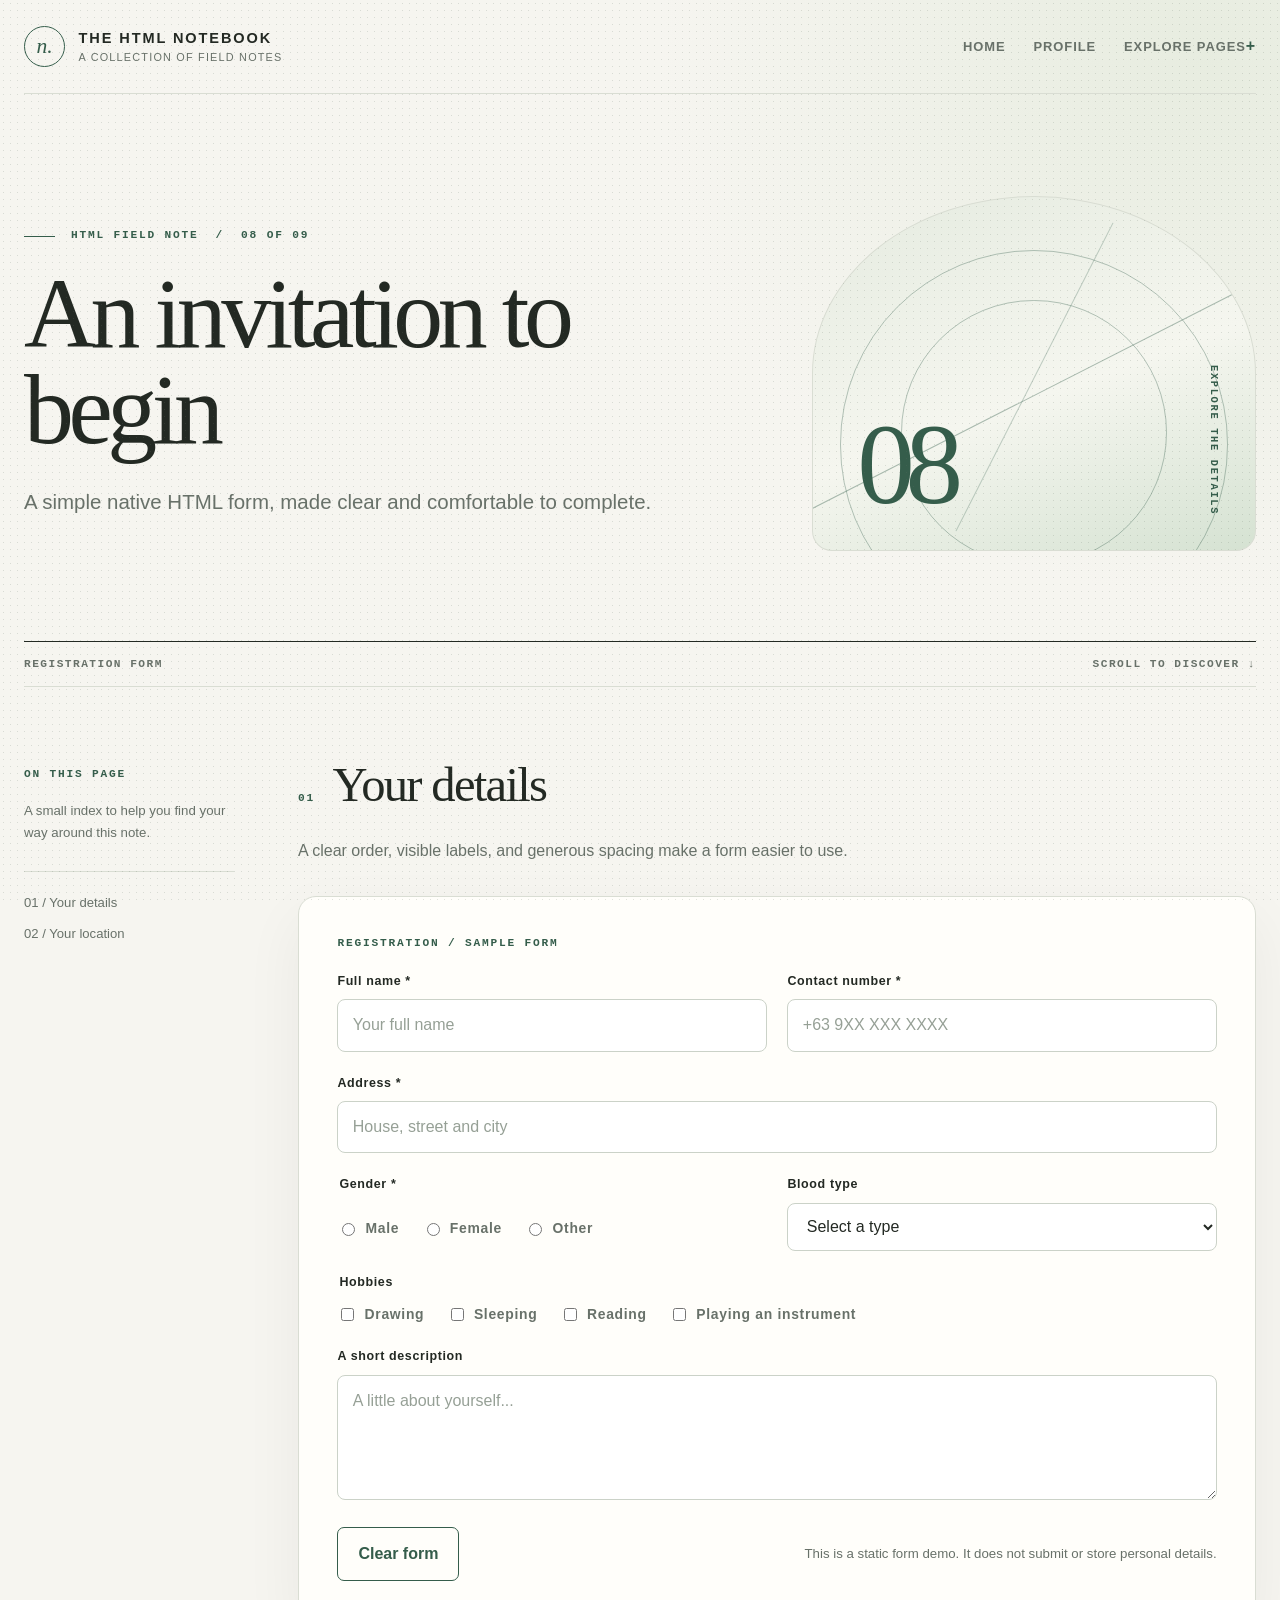
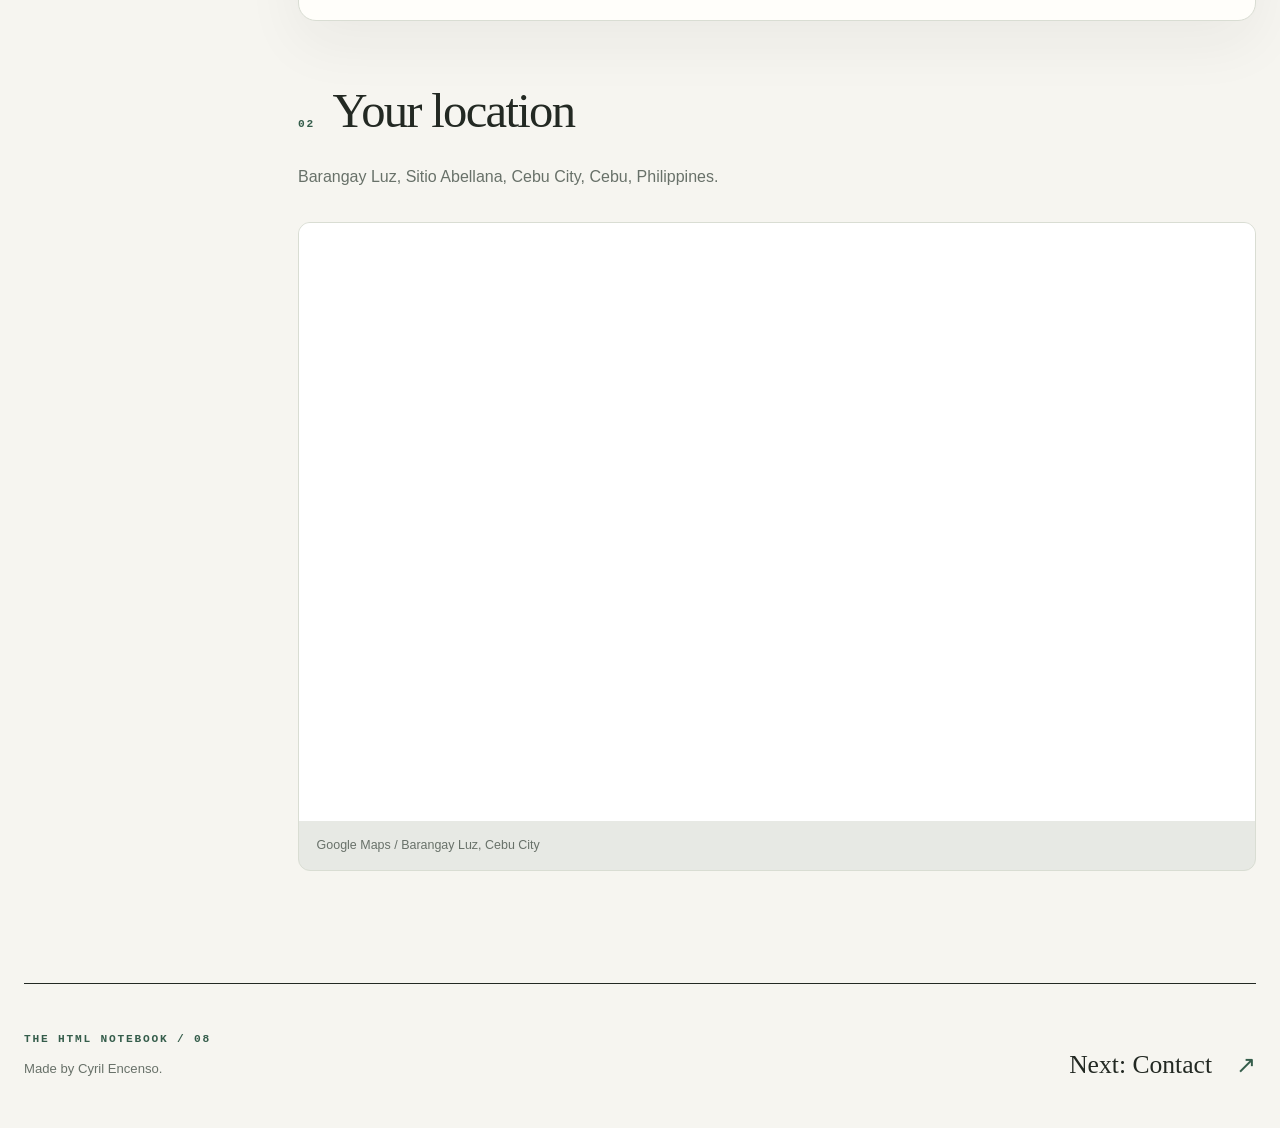
<file: forms/registration-form.html>
<!DOCTYPE html>
<html lang="en">
<head>
  <meta charset="UTF-8">
  <meta name="viewport" content="width=device-width, initial-scale=1">
  <meta name="theme-color" content="#f6f5f0">
  <meta name="description" content="A simple native HTML form, made clear and comfortable to complete.">
  <title>Registration form — The HTML Notebook</title>
  <link rel="stylesheet" href="../assets/fieldnotes.css">
</head>
<body>
  <a class="skip-link" href="#main">Skip to content</a>
  <div class="site-shell">
    <header class="site-header">
      <a class="brand" href="../index.html" aria-label="The HTML Notebook home"><span class="brand-mark" aria-hidden="true">n.</span><span class="brand-text"><strong>The HTML Notebook</strong><small>A collection of field notes</small></span></a>
      <nav class="top-nav" aria-label="Site navigation">
        <a class="nav-home" href="../index.html">Home</a>
        <a href="../profile/profile.html">Profile</a>
        <details class="nav-menu"><summary>Explore pages</summary><div class="menu-panel"><span class="menu-label">Explore / 14 pages</span><div class="menu-grid"><span class="menu-group-title">The essentials</span><a href="../profile/profile.html">Profile</a>
<a href="../lists/lists.html">Lists</a>
<a href="../multimedia/multimedia.html">Multimedia</a>
<a href="../tables/tables.html">Tables</a>
<a href="../social/social.html">Social links</a><span class="menu-group-title">HTML field notes</span><a href="../formatting/text-formatting.html">Text formatting</a>
<a href="../links/links-and-paths.html">Links &amp; paths</a>
<a href="../bookmarks/bookmarks.html">Bookmarks</a>
<a href="../frames/framesets.html">Framesets</a>
<a href="../frames/iframes.html">Iframes</a>
<a href="../frames/frameattributes.html">Frame attributes</a>
<a href="../embedding/embedding.html">Embedding</a>
<a href="registration-form.html" aria-current="page">Registration form</a>
<a href="../contact/contactme.html">Contact</a></div></div></details>
      </nav>
    </header>
    <main id="main">
      <div class="hero"><div class="hero-copy"><p class="eyebrow">HTML field note &nbsp;/&nbsp; 08 of 09</p><h1>An invitation to begin</h1><p class="hero-description">A simple native HTML form, made clear and comfortable to complete.</p></div><div class="hero-art" aria-hidden="true"><span class="art-line"></span><span class="art-stem"></span><span class="art-number">08</span><span class="art-caption">Explore the details</span></div></div>
      <div class="rule-label"><span>Registration form</span><span>Scroll to discover ↓</span></div>
      <div class="content-layout"><aside class="page-aside" aria-label="On this page"><span class="aside-label">On this page</span><p>A small index to help you find your way around this note.</p><nav class="toc" aria-label="Page sections"><a href="#your-details">01 / Your details</a><a href="#location">02 / Your location</a></nav></aside><div class="content-stack"><section class="content-section" id="your-details">
      <div class="section-heading"><span class="section-number">01</span><h2>Your details</h2></div>
      <p class="section-lede">A clear order, visible labels, and generous spacing make a form easier to use.</p>

      <form class="panel" action="registration-form.html" method="get">
        <span class="micro">Registration / sample form</span>
        <div class="form-grid">
          <div class="field"><label for="full-name">Full name *</label><input id="full-name" name="full-name" type="text" autocomplete="name" placeholder="Your full name" required></div>
          <div class="field"><label for="phone">Contact number *</label><input id="phone" name="phone" type="tel" autocomplete="tel" placeholder="+63 9XX XXX XXXX" required></div>
          <div class="field full"><label for="address">Address *</label><input id="address" name="address" type="text" autocomplete="street-address" placeholder="House, street and city" required></div>
          <fieldset class="field"><legend>Gender *</legend><div class="choice-row"><label><input type="radio" name="gender" value="male" required> Male</label><label><input type="radio" name="gender" value="female"> Female</label><label><input type="radio" name="gender" value="other"> Other</label></div></fieldset>
          <div class="field"><label for="blood-type">Blood type</label><select id="blood-type" name="blood-type"><option value="">Select a type</option><option>A</option><option>B</option><option>AB</option><option>O</option></select></div>
          <fieldset class="field full"><legend>Hobbies</legend><div class="choice-row"><label><input type="checkbox" name="hobbies" value="drawing"> Drawing</label><label><input type="checkbox" name="hobbies" value="sleeping"> Sleeping</label><label><input type="checkbox" name="hobbies" value="reading"> Reading</label><label><input type="checkbox" name="hobbies" value="music"> Playing an instrument</label></div></fieldset>
          <div class="field full"><label for="description">A short description</label><textarea id="description" name="description" placeholder="A little about yourself..."></textarea></div>
        </div>
        <div class="form-actions"><button class="button secondary" type="reset">Clear form</button><p class="note">This is a static form demo. It does not submit or store personal details.</p></div>
      </form>
    </section><section class="content-section" id="location">
      <div class="section-heading"><span class="section-number">02</span><h2>Your location</h2></div>
      <p class="section-lede">Barangay Luz, Sitio Abellana, Cebu City, Cebu, Philippines.</p>
      <div class="media-frame"><iframe src="https://maps.google.com/maps?q=Barangay%20Luz%2C%20Sitio%20Abellana%2C%20Cebu%20City%2C%20Cebu%2C%20Philippines&amp;output=embed" title="Map of Barangay Luz, Sitio Abellana, Cebu City" loading="lazy" referrerpolicy="strict-origin-when-cross-origin" allowfullscreen></iframe><div class="media-caption">Google Maps / Barangay Luz, Cebu City</div></div>
    </section></div></div>
    </main>
    <footer class="site-footer"><div><span class="footer-label">The HTML Notebook / 08</span><p>Made by Cyril Encenso.</p></div><a class="next-link" href="../contact/contactme.html" aria-label="Next page: Contact">Next: Contact</a></footer>
  </div>
</body>
</html>
</file>
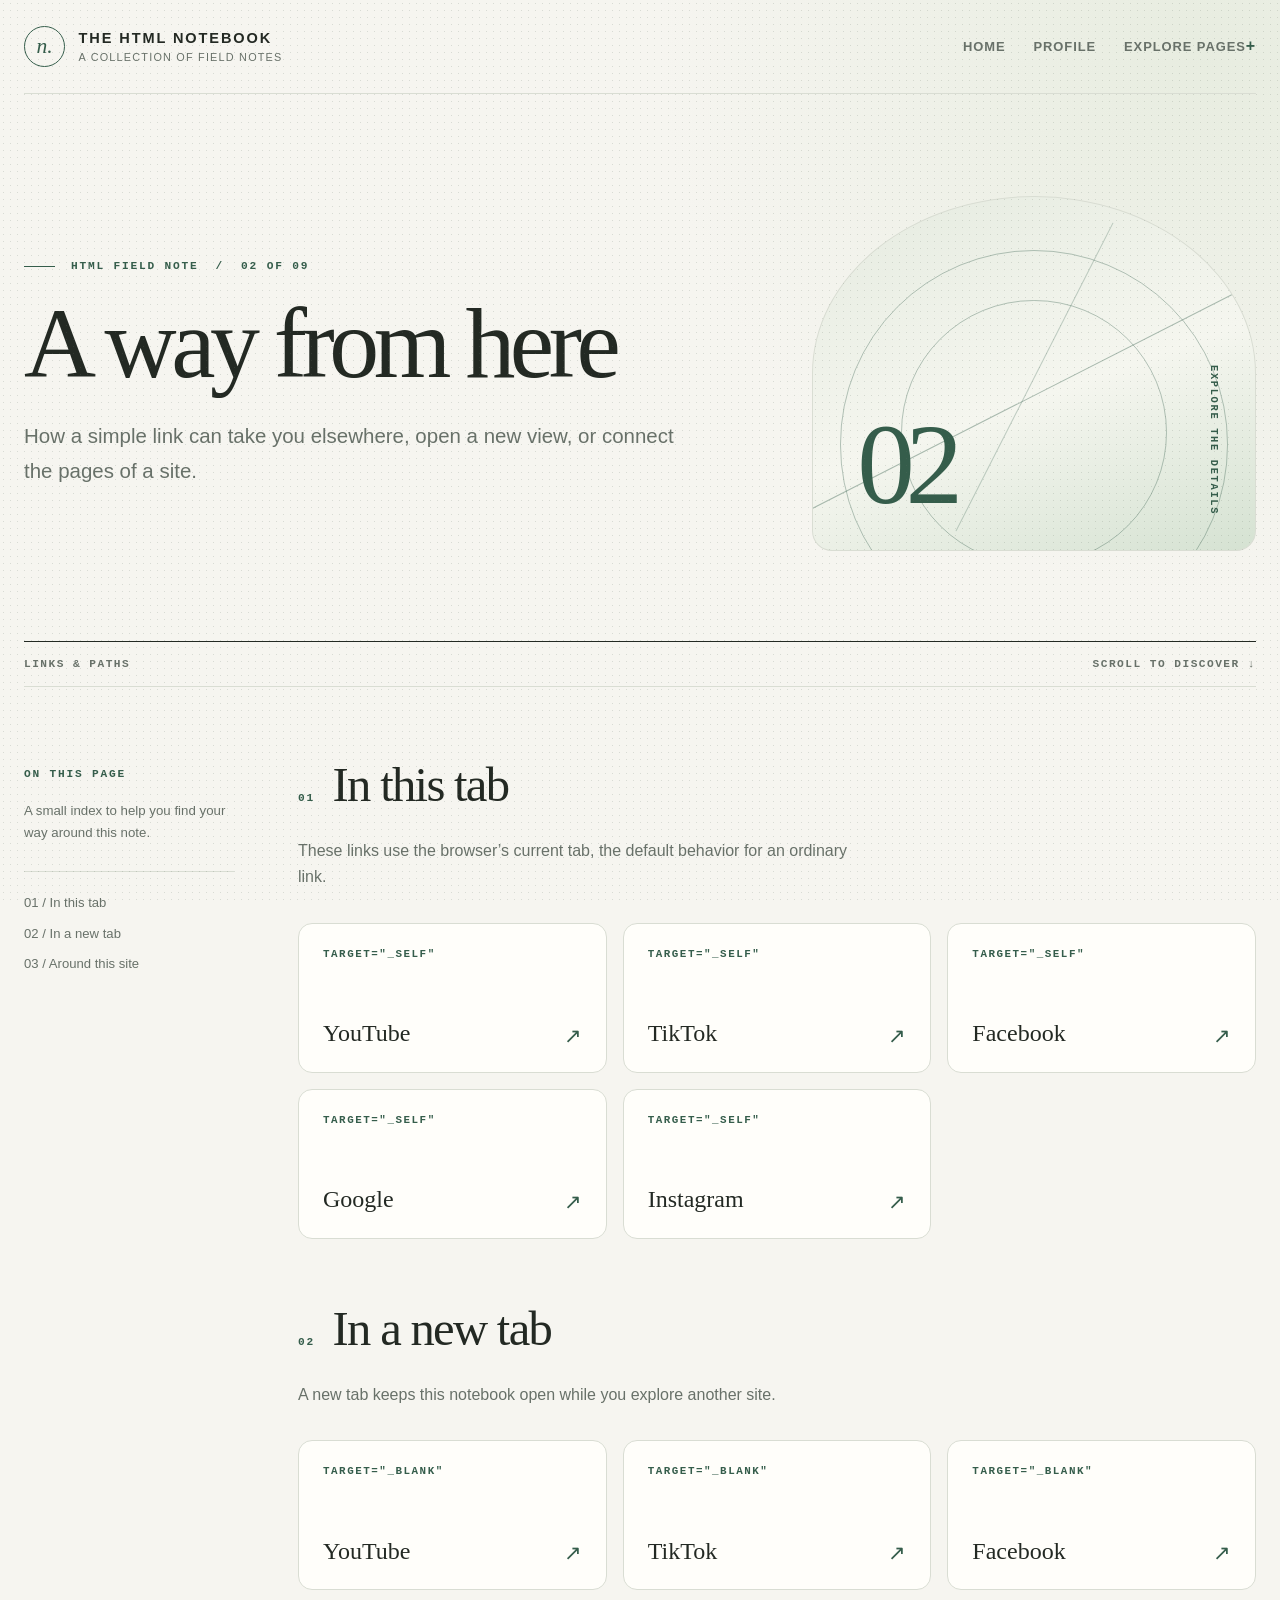
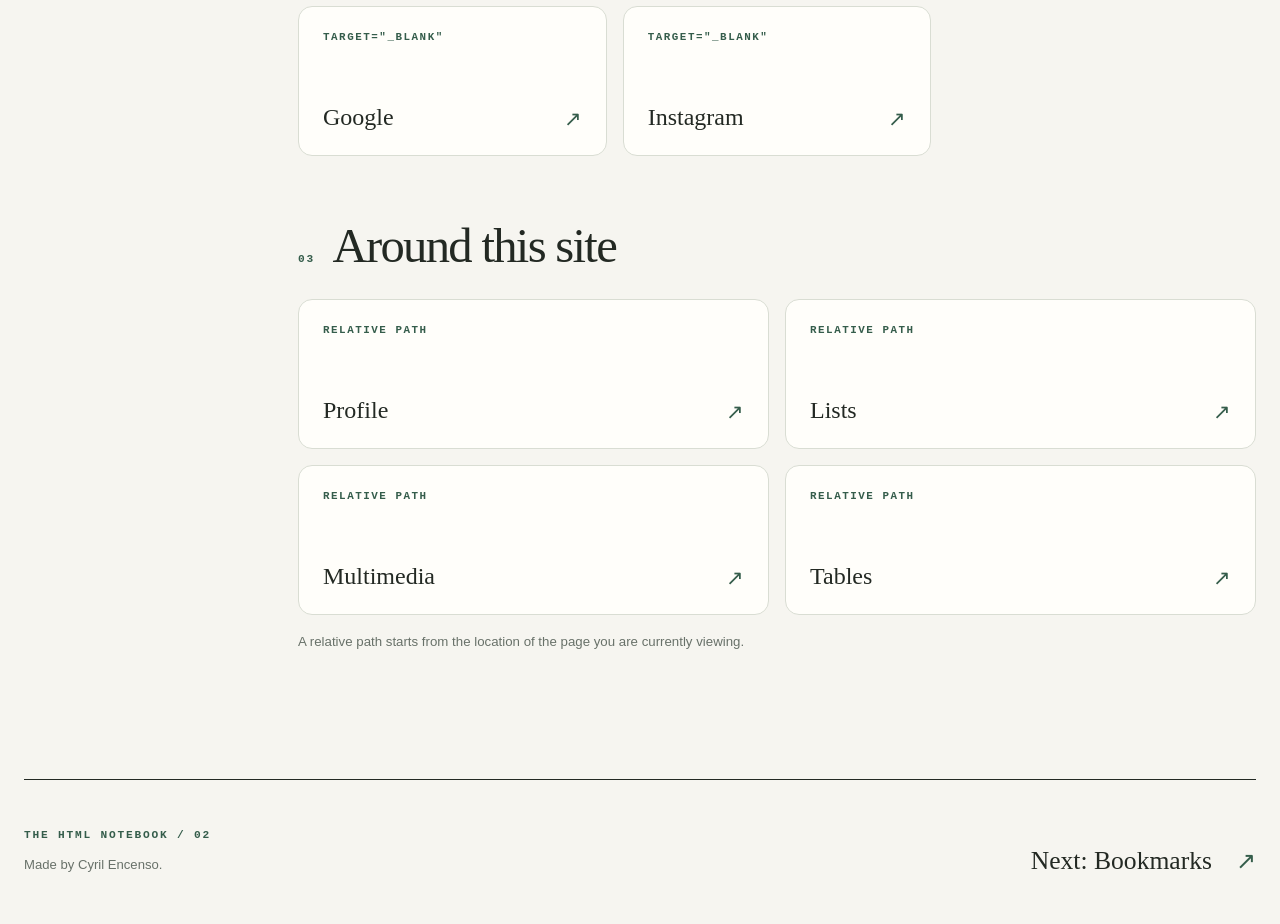
<file: links/links-and-paths.html>
<!DOCTYPE html>
<html lang="en">
<head>
  <meta charset="UTF-8">
  <meta name="viewport" content="width=device-width, initial-scale=1">
  <meta name="theme-color" content="#f6f5f0">
  <meta name="description" content="How a simple link can take you elsewhere, open a new view, or connect the pages of a site.">
  <title>Links &amp; paths — The HTML Notebook</title>
  <link rel="stylesheet" href="../assets/fieldnotes.css">
</head>
<body>
  <a class="skip-link" href="#main">Skip to content</a>
  <div class="site-shell">
    <header class="site-header">
      <a class="brand" href="../index.html" aria-label="The HTML Notebook home"><span class="brand-mark" aria-hidden="true">n.</span><span class="brand-text"><strong>The HTML Notebook</strong><small>A collection of field notes</small></span></a>
      <nav class="top-nav" aria-label="Site navigation">
        <a class="nav-home" href="../index.html">Home</a>
        <a href="../profile/profile.html">Profile</a>
        <details class="nav-menu"><summary>Explore pages</summary><div class="menu-panel"><span class="menu-label">Explore / 14 pages</span><div class="menu-grid"><span class="menu-group-title">The essentials</span><a href="../profile/profile.html">Profile</a>
<a href="../lists/lists.html">Lists</a>
<a href="../multimedia/multimedia.html">Multimedia</a>
<a href="../tables/tables.html">Tables</a>
<a href="../social/social.html">Social links</a><span class="menu-group-title">HTML field notes</span><a href="../formatting/text-formatting.html">Text formatting</a>
<a href="links-and-paths.html" aria-current="page">Links &amp; paths</a>
<a href="../bookmarks/bookmarks.html">Bookmarks</a>
<a href="../frames/framesets.html">Framesets</a>
<a href="../frames/iframes.html">Iframes</a>
<a href="../frames/frameattributes.html">Frame attributes</a>
<a href="../embedding/embedding.html">Embedding</a>
<a href="../forms/registration-form.html">Registration form</a>
<a href="../contact/contactme.html">Contact</a></div></div></details>
      </nav>
    </header>
    <main id="main">
      <div class="hero"><div class="hero-copy"><p class="eyebrow">HTML field note &nbsp;/&nbsp; 02 of 09</p><h1>A way from here</h1><p class="hero-description">How a simple link can take you elsewhere, open a new view, or connect the pages of a site.</p></div><div class="hero-art" aria-hidden="true"><span class="art-line"></span><span class="art-stem"></span><span class="art-number">02</span><span class="art-caption">Explore the details</span></div></div>
      <div class="rule-label"><span>Links &amp; paths</span><span>Scroll to discover ↓</span></div>
      <div class="content-layout"><aside class="page-aside" aria-label="On this page"><span class="aside-label">On this page</span><p>A small index to help you find your way around this note.</p><nav class="toc" aria-label="Page sections"><a href="#same-tab">01 / In this tab</a><a href="#new-tab">02 / In a new tab</a><a href="#local-paths">03 / Around this site</a></nav></aside><div class="content-stack"><section class="content-section" id="same-tab">
      <div class="section-heading"><span class="section-number">01</span><h2>In this tab</h2></div>
      <p class="section-lede">These links use the browser’s current tab, the default behavior for an ordinary link.</p>
      <div class="grid-three"><a class="link-card" href="https://youtube.com"><small>target="_self"</small><strong>YouTube</strong></a><a class="link-card" href="https://tiktok.com"><small>target="_self"</small><strong>TikTok</strong></a><a class="link-card" href="https://facebook.com"><small>target="_self"</small><strong>Facebook</strong></a><a class="link-card" href="https://google.com"><small>target="_self"</small><strong>Google</strong></a><a class="link-card" href="https://instagram.com"><small>target="_self"</small><strong>Instagram</strong></a></div>
    </section><section class="content-section" id="new-tab">
      <div class="section-heading"><span class="section-number">02</span><h2>In a new tab</h2></div>
      <p class="section-lede">A new tab keeps this notebook open while you explore another site.</p>
      <div class="grid-three"><a class="link-card" href="https://youtube.com" target="_blank" rel="noopener noreferrer"><small>target="_blank"</small><strong>YouTube</strong></a><a class="link-card" href="https://tiktok.com" target="_blank" rel="noopener noreferrer"><small>target="_blank"</small><strong>TikTok</strong></a><a class="link-card" href="https://facebook.com" target="_blank" rel="noopener noreferrer"><small>target="_blank"</small><strong>Facebook</strong></a><a class="link-card" href="https://google.com" target="_blank" rel="noopener noreferrer"><small>target="_blank"</small><strong>Google</strong></a><a class="link-card" href="https://instagram.com" target="_blank" rel="noopener noreferrer"><small>target="_blank"</small><strong>Instagram</strong></a></div>
    </section><section class="content-section" id="local-paths">
      <div class="section-heading"><span class="section-number">03</span><h2>Around this site</h2></div>

      <div class="grid-two"><a class="link-card" href="../profile/profile.html"><small>Relative path</small><strong>Profile</strong></a><a class="link-card" href="../lists/lists.html"><small>Relative path</small><strong>Lists</strong></a><a class="link-card" href="../multimedia/multimedia.html"><small>Relative path</small><strong>Multimedia</strong></a><a class="link-card" href="../tables/tables.html"><small>Relative path</small><strong>Tables</strong></a></div><p class="note">A relative path starts from the location of the page you are currently viewing.</p>
    </section></div></div>
    </main>
    <footer class="site-footer"><div><span class="footer-label">The HTML Notebook / 02</span><p>Made by Cyril Encenso.</p></div><a class="next-link" href="../bookmarks/bookmarks.html" aria-label="Next page: Bookmarks">Next: Bookmarks</a></footer>
  </div>
</body>
</html>
</file>
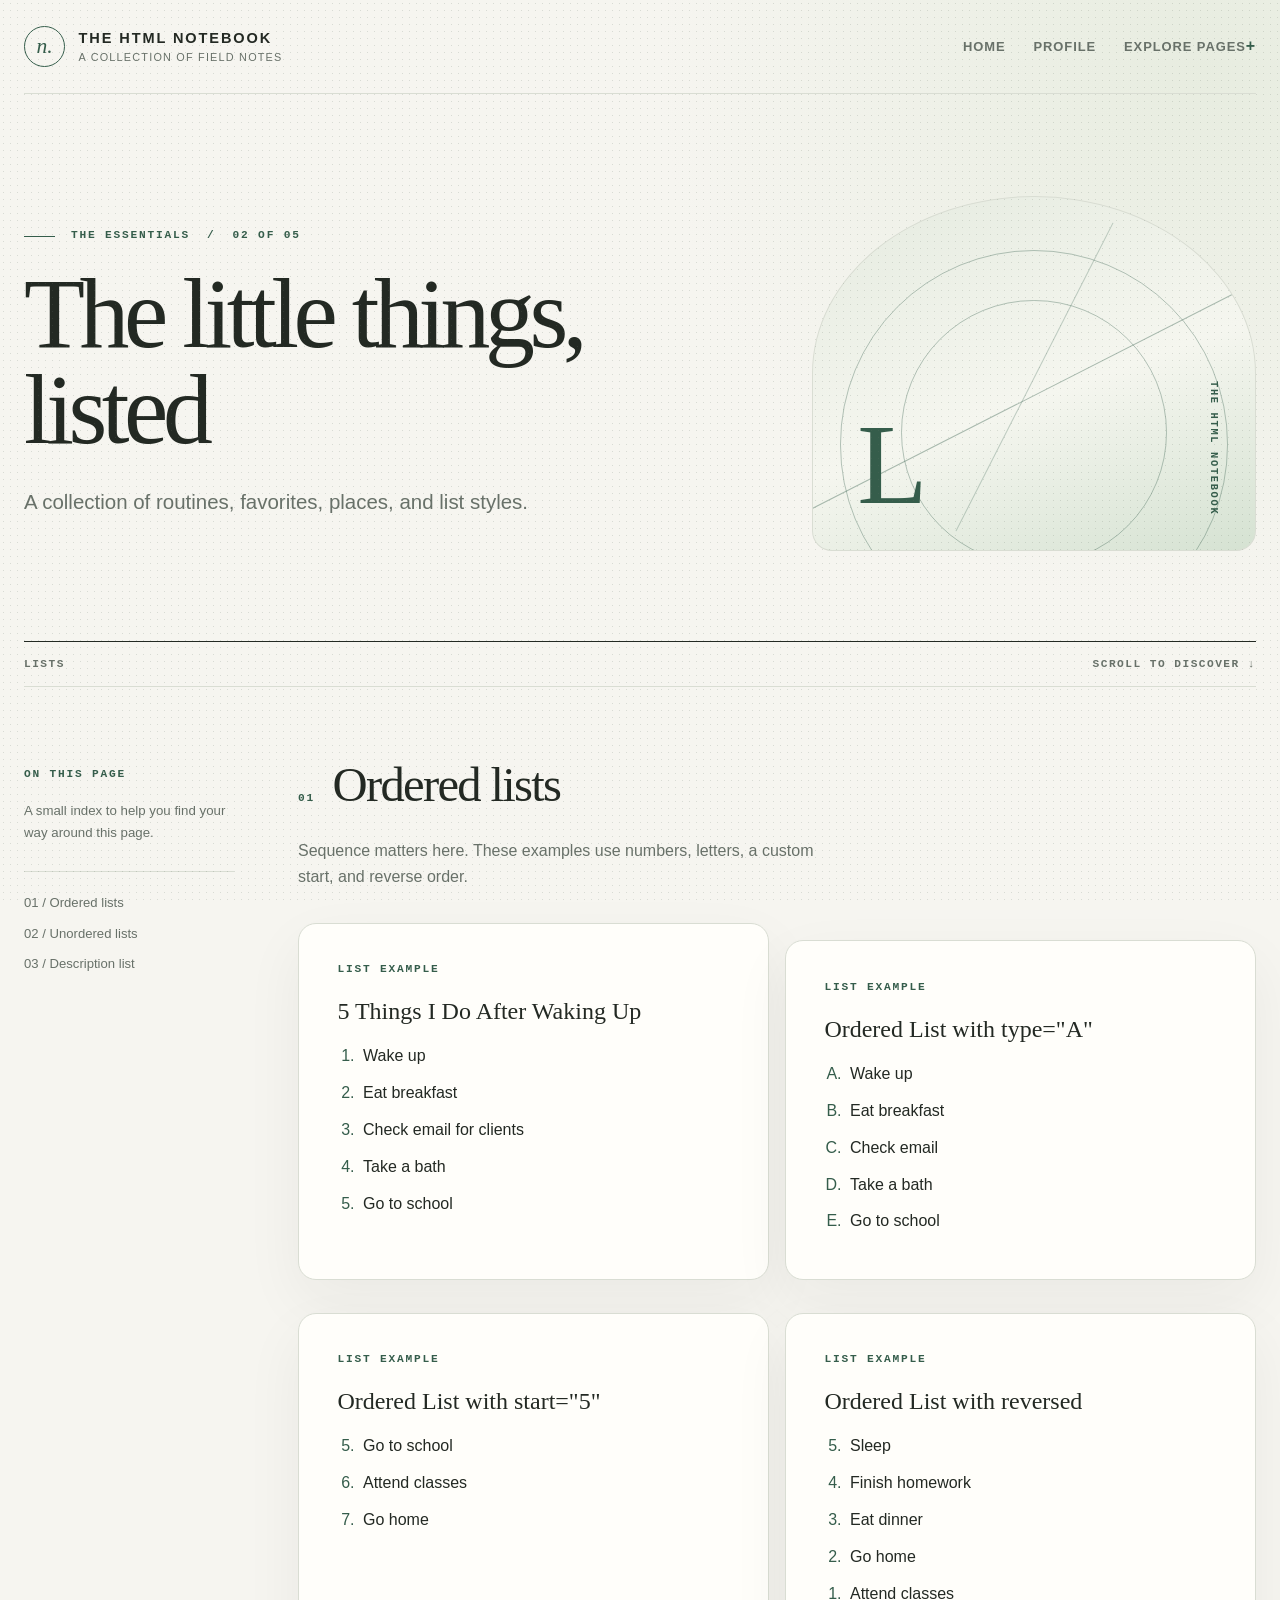
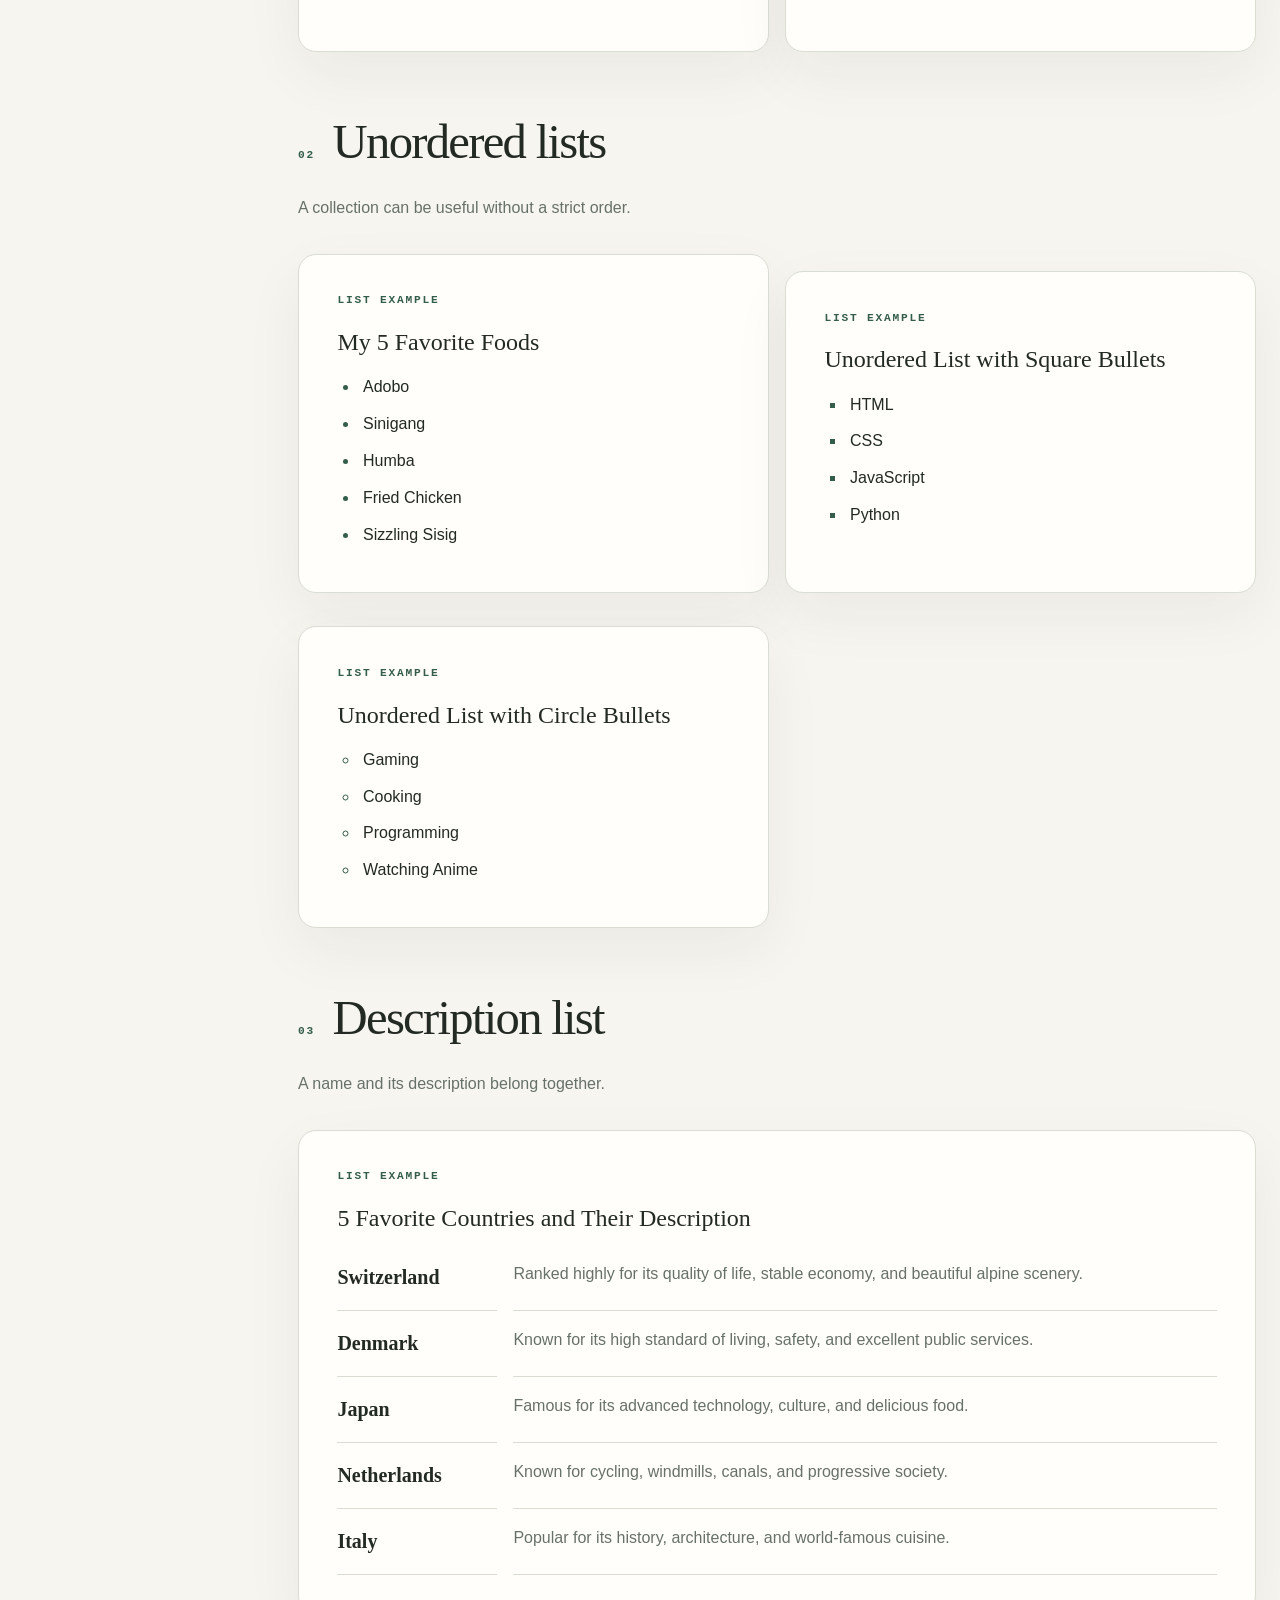
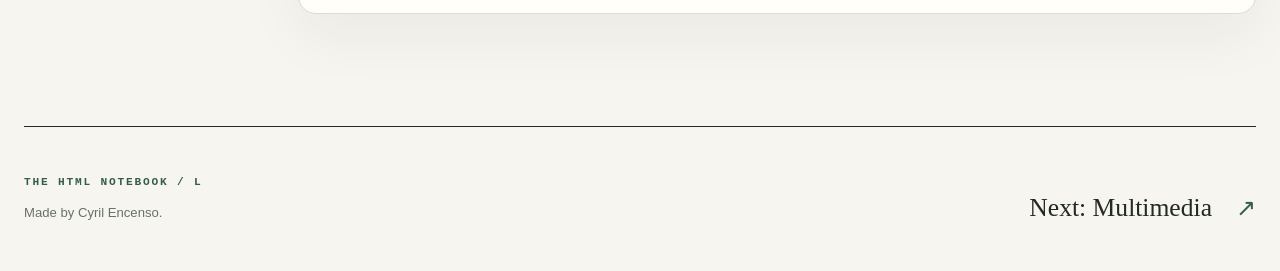
<file: lists/lists.html>
<!DOCTYPE html>
<html lang="en">
<head>
  <meta charset="UTF-8">
  <meta name="viewport" content="width=device-width, initial-scale=1">
  <meta name="theme-color" content="#f6f5f0">
  <meta name="description" content="A collection of routines, favorites, places, and list styles.">
  <title>Lists — The HTML Notebook</title>
  <link rel="stylesheet" href="../assets/fieldnotes.css">
</head>
<body>
  <a class="skip-link" href="#main">Skip to content</a>
  <div class="site-shell">
    <header class="site-header">
      <a class="brand" href="../index.html" aria-label="The HTML Notebook home"><span class="brand-mark" aria-hidden="true">n.</span><span class="brand-text"><strong>The HTML Notebook</strong><small>A collection of field notes</small></span></a>
      <nav class="top-nav" aria-label="Site navigation"><a class="nav-home" href="../index.html">Home</a><a href="../profile/profile.html">Profile</a>
        <details class="nav-menu"><summary>Explore pages</summary><div class="menu-panel"><span class="menu-label">Explore / 14 pages</span><div class="menu-grid"><span class="menu-group-title">The essentials</span><a href="../profile/profile.html">Profile</a>
<a href="lists.html" aria-current="page">Lists</a>
<a href="../multimedia/multimedia.html">Multimedia</a>
<a href="../tables/tables.html">Tables</a>
<a href="../social/social.html">Social links</a>
<span class="menu-group-title">HTML field notes</span>
<a href="../formatting/text-formatting.html">Text formatting</a>
<a href="../links/links-and-paths.html">Links &amp; paths</a>
<a href="../bookmarks/bookmarks.html">Bookmarks</a>
<a href="../frames/framesets.html">Framesets</a>
<a href="../frames/iframes.html">Iframes</a>
<a href="../frames/frameattributes.html">Frame attributes</a>
<a href="../embedding/embedding.html">Embedding</a>
<a href="../forms/registration-form.html">Registration form</a>
<a href="../contact/contactme.html">Contact example</a></div></div></details>
      </nav>
    </header>
    <main id="main">
      <div class="hero"><div class="hero-copy"><p class="eyebrow">The essentials &nbsp;/&nbsp; 02 of 05</p><h1>The little things, listed</h1><p class="hero-description">A collection of routines, favorites, places, and list styles.</p></div><div class="hero-art" aria-hidden="true"><span class="art-line"></span><span class="art-stem"></span><span class="art-number">L</span><span class="art-caption">The HTML Notebook</span></div></div>
      <div class="rule-label"><span>Lists</span><span>Scroll to discover ↓</span></div>
      <div class="content-layout"><aside class="page-aside" aria-label="On this page"><span class="aside-label">On this page</span><p>A small index to help you find your way around this page.</p><nav class="toc" aria-label="Page sections"><a href="#ordered">01 / Ordered lists</a>
<a href="#unordered">02 / Unordered lists</a>
<a href="#descriptions">03 / Description list</a></nav></aside><div class="content-stack"><section class="content-section" id="ordered"><div class="section-heading"><span class="section-number">01</span><h2>Ordered lists</h2></div><p class="section-lede">Sequence matters here. These examples use numbers, letters, a custom start, and reverse order.</p><div class="grid-two"><div class="panel list-card"><span class="micro">List example</span><h3>5 Things I Do After Waking Up</h3><ol>
        <li>Wake up</li>
        <li>Eat breakfast</li>
        <li>Check email for clients</li>
        <li>Take a bath</li>
        <li>Go to school</li>
    </ol></div><div class="panel list-card"><span class="micro">List example</span><h3>Ordered List with type="A"</h3><ol class="alpha-list">
        <li>Wake up</li>
        <li>Eat breakfast</li>
        <li>Check email</li>
        <li>Take a bath</li>
        <li>Go to school</li>
    </ol></div><div class="panel list-card"><span class="micro">List example</span><h3>Ordered List with start="5"</h3><ol start="5">
        <li>Go to school</li>
        <li>Attend classes</li>
        <li>Go home</li>
    </ol></div><div class="panel list-card"><span class="micro">List example</span><h3>Ordered List with reversed</h3><ol reversed>
        <li>Sleep</li>
        <li>Finish homework</li>
        <li>Eat dinner</li>
        <li>Go home</li>
        <li>Attend classes</li>
    </ol></div></div></section><section class="content-section" id="unordered"><div class="section-heading"><span class="section-number">02</span><h2>Unordered lists</h2></div><p class="section-lede">A collection can be useful without a strict order.</p><div class="grid-two"><div class="panel list-card"><span class="micro">List example</span><h3>My 5 Favorite Foods</h3><ul>
        <li>Adobo</li>
        <li>Sinigang</li>
        <li>Humba</li>
        <li>Fried Chicken</li>
        <li>Sizzling Sisig</li>
    </ul></div><div class="panel list-card"><span class="micro">List example</span><h3>Unordered List with Square Bullets</h3><ul class="square-list">
        <li>HTML</li>
        <li>CSS</li>
        <li>JavaScript</li>
        <li>Python</li>
    </ul></div><div class="panel list-card"><span class="micro">List example</span><h3>Unordered List with Circle Bullets</h3><ul class="circle-list">
        <li>Gaming</li>
        <li>Cooking</li>
        <li>Programming</li>
        <li>Watching Anime</li>
    </ul></div></div></section><section class="content-section" id="descriptions"><div class="section-heading"><span class="section-number">03</span><h2>Description list</h2></div><p class="section-lede">A name and its description belong together.</p><div class="panel list-card"><span class="micro">List example</span><h3>5 Favorite Countries and Their Description</h3><dl class="definition-list">
        <dt><strong>Switzerland</strong></dt>
        <dd>Ranked highly for its quality of life, stable economy, and beautiful alpine scenery.</dd>
        <dt><strong>Denmark</strong></dt>
        <dd>Known for its high standard of living, safety, and excellent public services.</dd>
        <dt><strong>Japan</strong></dt>
        <dd>Famous for its advanced technology, culture, and delicious food.</dd>
        <dt><strong>Netherlands</strong></dt>
        <dd>Known for cycling, windmills, canals, and progressive society.</dd>
        <dt><strong>Italy</strong></dt>
        <dd>Popular for its history, architecture, and world-famous cuisine.</dd>
    </dl></div></section></div></div>
    </main>
    <footer class="site-footer"><div><span class="footer-label">The HTML Notebook / L</span><p>Made by Cyril Encenso.</p></div><a class="next-link" href="../multimedia/multimedia.html" aria-label="Next page: Multimedia">Next: Multimedia</a></footer>
  </div>
</body>
</html>
</file>
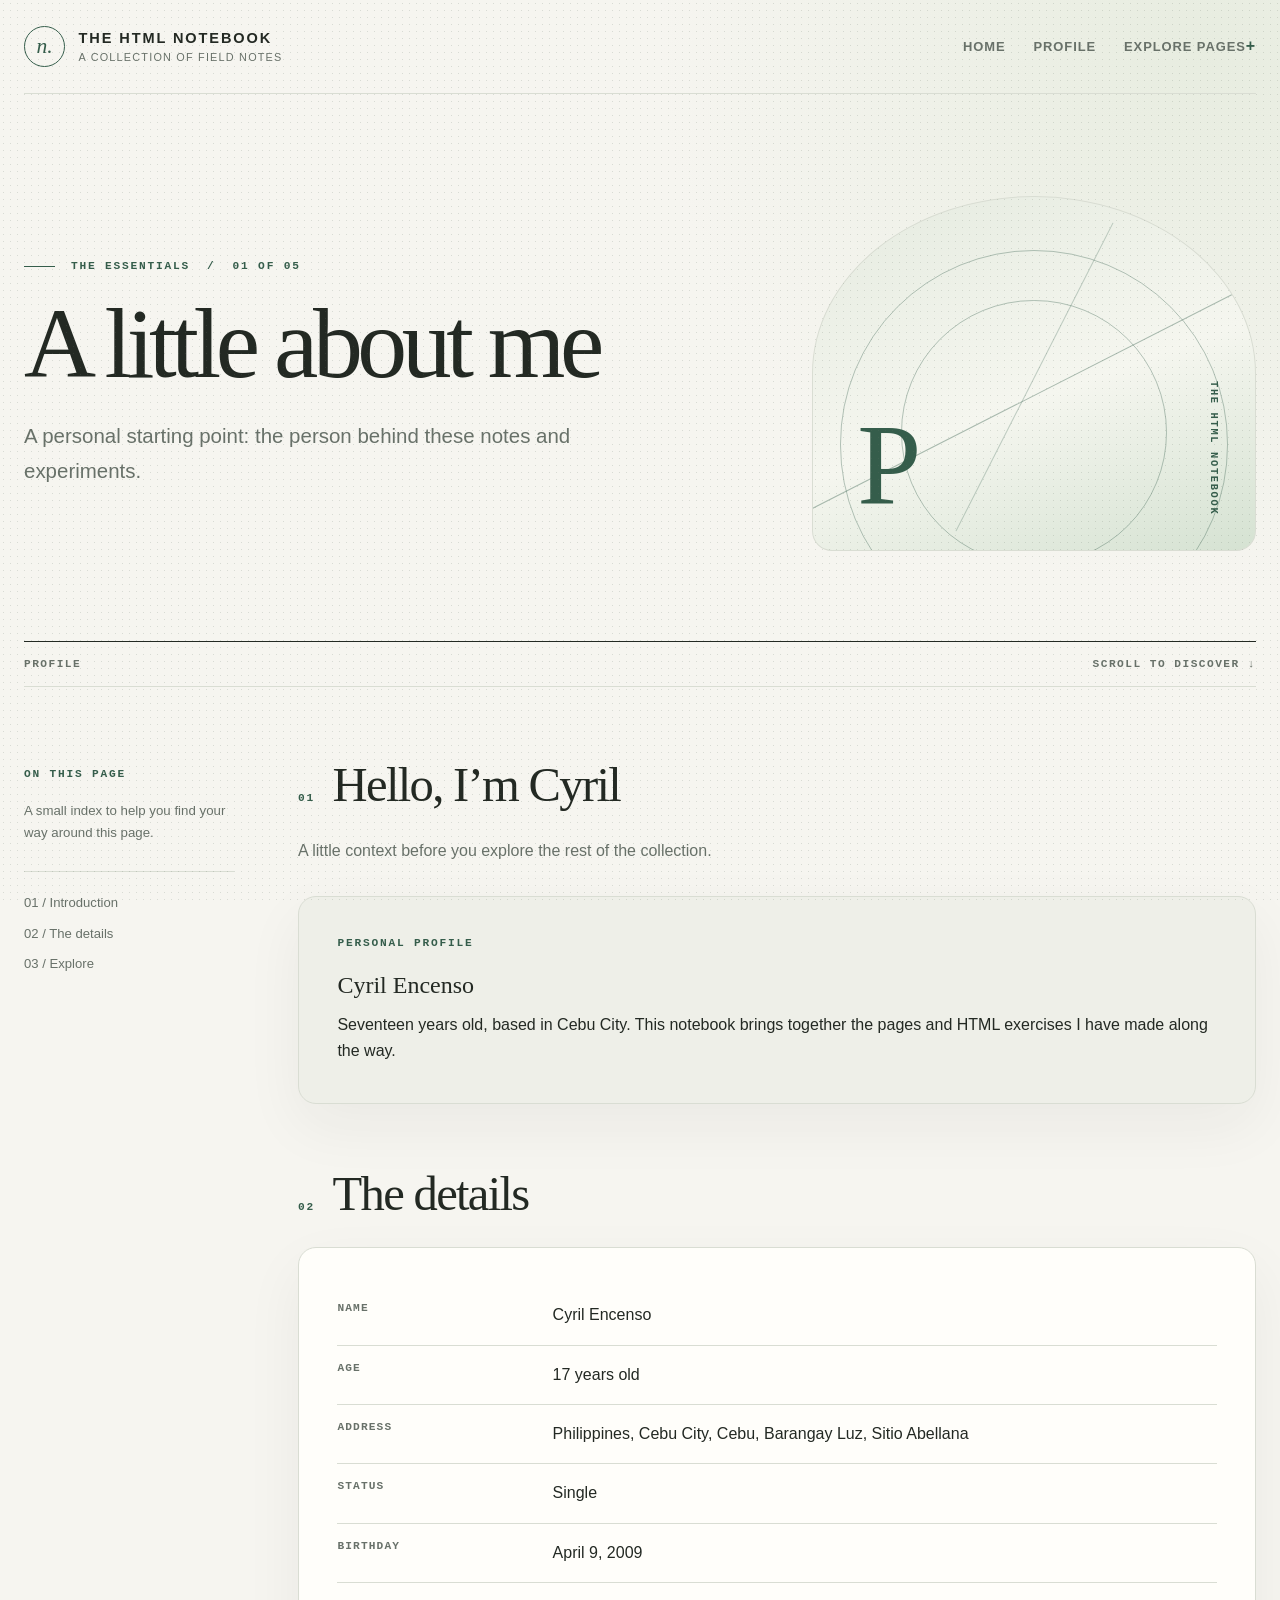
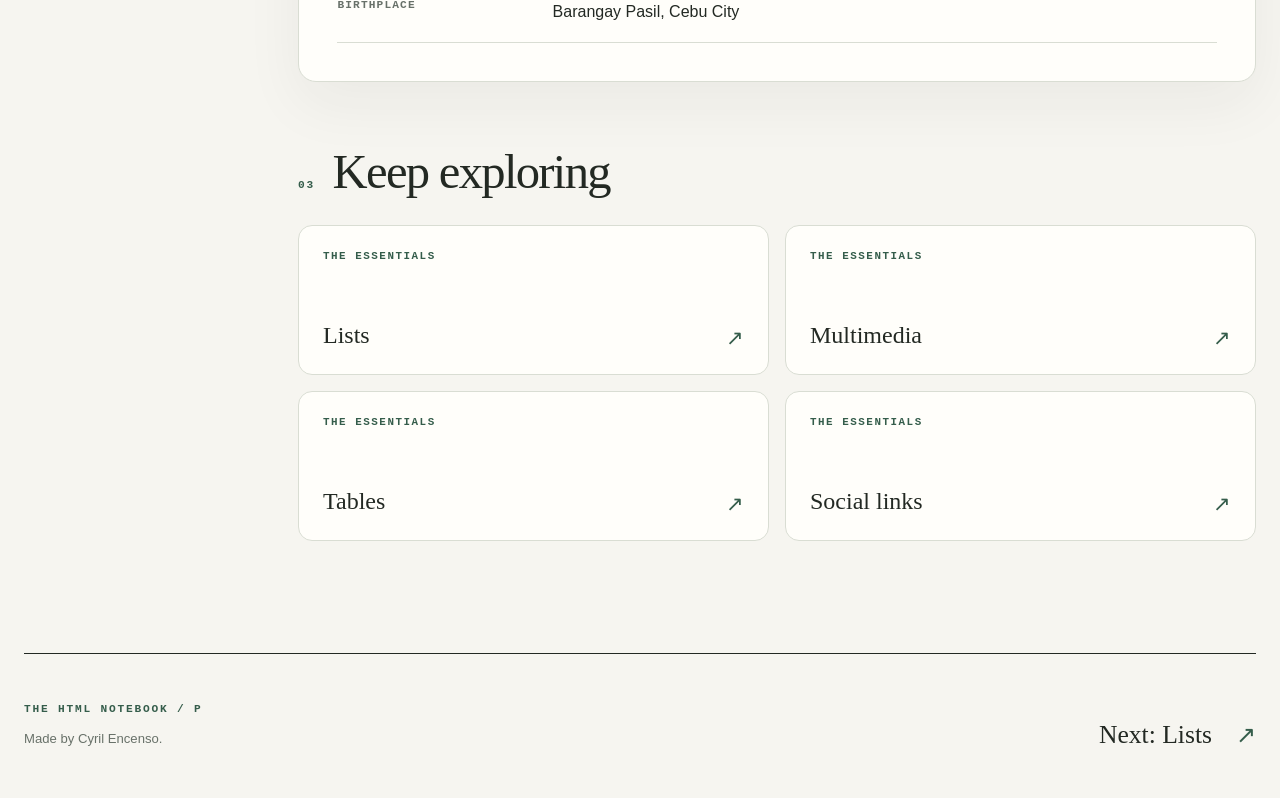
<file: profile/profile.html>
<!DOCTYPE html>
<html lang="en">
<head>
  <meta charset="UTF-8">
  <meta name="viewport" content="width=device-width, initial-scale=1">
  <meta name="theme-color" content="#f6f5f0">
  <meta name="description" content="A personal starting point: the person behind these notes and experiments.">
  <title>Profile — The HTML Notebook</title>
  <link rel="stylesheet" href="../assets/fieldnotes.css">
</head>
<body>
  <a class="skip-link" href="#main">Skip to content</a>
  <div class="site-shell">
    <header class="site-header">
      <a class="brand" href="../index.html" aria-label="The HTML Notebook home"><span class="brand-mark" aria-hidden="true">n.</span><span class="brand-text"><strong>The HTML Notebook</strong><small>A collection of field notes</small></span></a>
      <nav class="top-nav" aria-label="Site navigation"><a class="nav-home" href="../index.html">Home</a><a href="profile.html">Profile</a>
        <details class="nav-menu"><summary>Explore pages</summary><div class="menu-panel"><span class="menu-label">Explore / 14 pages</span><div class="menu-grid"><span class="menu-group-title">The essentials</span><a href="profile.html" aria-current="page">Profile</a>
<a href="../lists/lists.html">Lists</a>
<a href="../multimedia/multimedia.html">Multimedia</a>
<a href="../tables/tables.html">Tables</a>
<a href="../social/social.html">Social links</a>
<span class="menu-group-title">HTML field notes</span>
<a href="../formatting/text-formatting.html">Text formatting</a>
<a href="../links/links-and-paths.html">Links &amp; paths</a>
<a href="../bookmarks/bookmarks.html">Bookmarks</a>
<a href="../frames/framesets.html">Framesets</a>
<a href="../frames/iframes.html">Iframes</a>
<a href="../frames/frameattributes.html">Frame attributes</a>
<a href="../embedding/embedding.html">Embedding</a>
<a href="../forms/registration-form.html">Registration form</a>
<a href="../contact/contactme.html">Contact example</a></div></div></details>
      </nav>
    </header>
    <main id="main">
      <div class="hero"><div class="hero-copy"><p class="eyebrow">The essentials &nbsp;/&nbsp; 01 of 05</p><h1>A little about me</h1><p class="hero-description">A personal starting point: the person behind these notes and experiments.</p></div><div class="hero-art" aria-hidden="true"><span class="art-line"></span><span class="art-stem"></span><span class="art-number">P</span><span class="art-caption">The HTML Notebook</span></div></div>
      <div class="rule-label"><span>Profile</span><span>Scroll to discover ↓</span></div>
      <div class="content-layout"><aside class="page-aside" aria-label="On this page"><span class="aside-label">On this page</span><p>A small index to help you find your way around this page.</p><nav class="toc" aria-label="Page sections"><a href="#introduction">01 / Introduction</a>
<a href="#details">02 / The details</a>
<a href="#explore">03 / Explore</a></nav></aside><div class="content-stack"><section class="content-section" id="introduction"><div class="section-heading"><span class="section-number">01</span><h2>Hello, I’m Cyril</h2></div><p class="section-lede">A little context before you explore the rest of the collection.</p>
      <div class="panel panel-soft"><span class="micro">Personal profile</span><h3>Cyril Encenso</h3><p>Seventeen years old, based in Cebu City. This notebook brings together the pages and HTML exercises I have made along the way.</p></div></section><section class="content-section" id="details"><div class="section-heading"><span class="section-number">02</span><h2>The details</h2></div>
      <div class="panel"><dl class="info-list"><div><dt>Name</dt><dd>Cyril Encenso</dd></div><div><dt>Age</dt><dd>17 years old</dd></div><div><dt>Address</dt><dd>Philippines, Cebu City, Cebu, Barangay Luz, Sitio Abellana</dd></div><div><dt>Status</dt><dd>Single</dd></div><div><dt>Birthday</dt><dd>April 9, 2009</dd></div><div><dt>Birthplace</dt><dd>Barangay Pasil, Cebu City</dd></div></dl></div></section><section class="content-section" id="explore"><div class="section-heading"><span class="section-number">03</span><h2>Keep exploring</h2></div><div class="grid-two"><a class="link-card " href="../lists/lists.html"><small>The essentials</small><strong>Lists</strong></a><a class="link-card " href="../multimedia/multimedia.html"><small>The essentials</small><strong>Multimedia</strong></a><a class="link-card " href="../tables/tables.html"><small>The essentials</small><strong>Tables</strong></a><a class="link-card " href="../social/social.html"><small>The essentials</small><strong>Social links</strong></a></div></section></div></div>
    </main>
    <footer class="site-footer"><div><span class="footer-label">The HTML Notebook / P</span><p>Made by Cyril Encenso.</p></div><a class="next-link" href="../lists/lists.html" aria-label="Next page: Lists">Next: Lists</a></footer>
  </div>
</body>
</html>
</file>
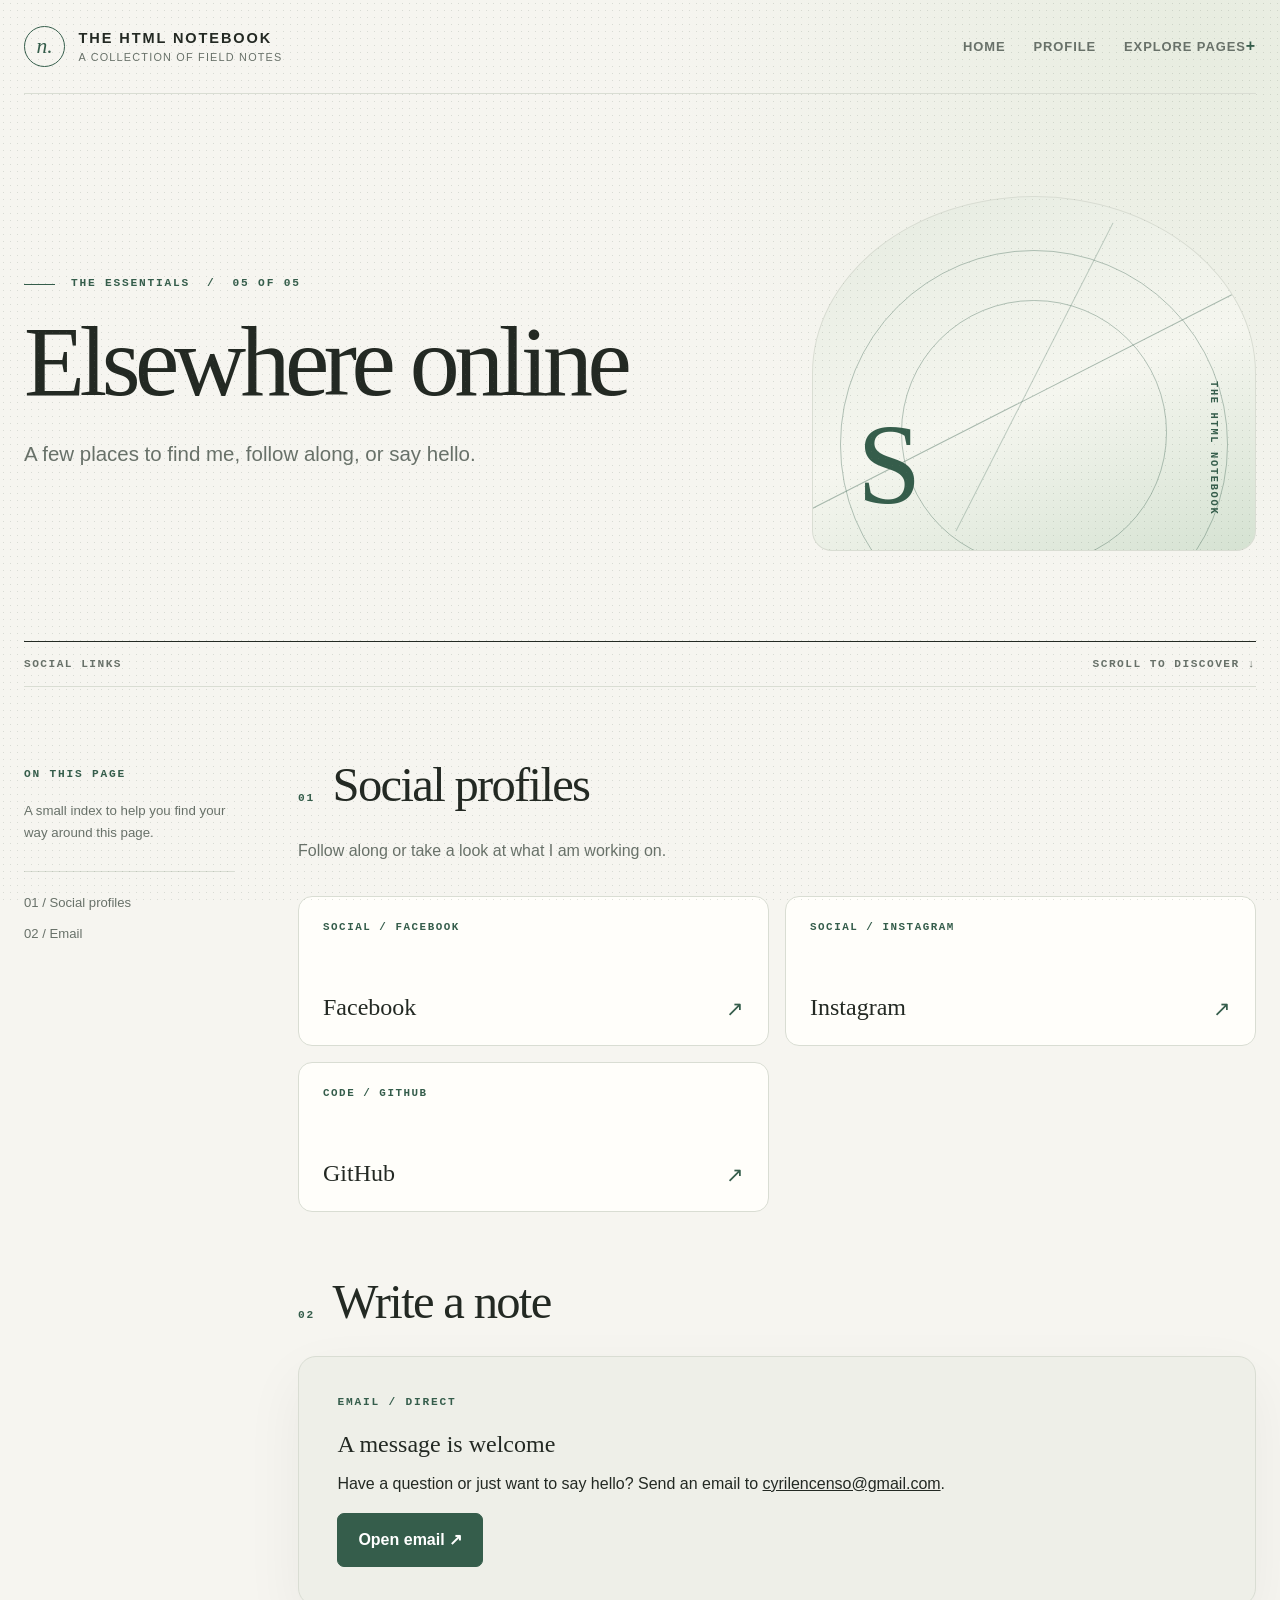
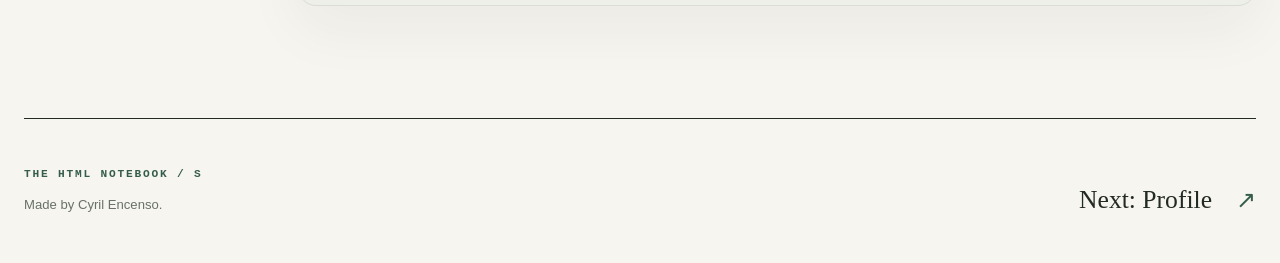
<file: social/social.html>
<!DOCTYPE html>
<html lang="en">
<head>
  <meta charset="UTF-8">
  <meta name="viewport" content="width=device-width, initial-scale=1">
  <meta name="theme-color" content="#f6f5f0">
  <meta name="description" content="A few places to find me, follow along, or say hello.">
  <title>Social links — The HTML Notebook</title>
  <link rel="stylesheet" href="../assets/fieldnotes.css">
</head>
<body>
  <a class="skip-link" href="#main">Skip to content</a>
  <div class="site-shell">
    <header class="site-header">
      <a class="brand" href="../index.html" aria-label="The HTML Notebook home"><span class="brand-mark" aria-hidden="true">n.</span><span class="brand-text"><strong>The HTML Notebook</strong><small>A collection of field notes</small></span></a>
      <nav class="top-nav" aria-label="Site navigation"><a class="nav-home" href="../index.html">Home</a><a href="../profile/profile.html">Profile</a>
        <details class="nav-menu"><summary>Explore pages</summary><div class="menu-panel"><span class="menu-label">Explore / 14 pages</span><div class="menu-grid"><span class="menu-group-title">The essentials</span><a href="../profile/profile.html">Profile</a>
<a href="../lists/lists.html">Lists</a>
<a href="../multimedia/multimedia.html">Multimedia</a>
<a href="../tables/tables.html">Tables</a>
<a href="social.html" aria-current="page">Social links</a>
<span class="menu-group-title">HTML field notes</span>
<a href="../formatting/text-formatting.html">Text formatting</a>
<a href="../links/links-and-paths.html">Links &amp; paths</a>
<a href="../bookmarks/bookmarks.html">Bookmarks</a>
<a href="../frames/framesets.html">Framesets</a>
<a href="../frames/iframes.html">Iframes</a>
<a href="../frames/frameattributes.html">Frame attributes</a>
<a href="../embedding/embedding.html">Embedding</a>
<a href="../forms/registration-form.html">Registration form</a>
<a href="../contact/contactme.html">Contact example</a></div></div></details>
      </nav>
    </header>
    <main id="main">
      <div class="hero"><div class="hero-copy"><p class="eyebrow">The essentials &nbsp;/&nbsp; 05 of 05</p><h1>Elsewhere online</h1><p class="hero-description">A few places to find me, follow along, or say hello.</p></div><div class="hero-art" aria-hidden="true"><span class="art-line"></span><span class="art-stem"></span><span class="art-number">S</span><span class="art-caption">The HTML Notebook</span></div></div>
      <div class="rule-label"><span>Social links</span><span>Scroll to discover ↓</span></div>
      <div class="content-layout"><aside class="page-aside" aria-label="On this page"><span class="aside-label">On this page</span><p>A small index to help you find your way around this page.</p><nav class="toc" aria-label="Page sections"><a href="#social">01 / Social profiles</a>
<a href="#email">02 / Email</a></nav></aside><div class="content-stack"><section class="content-section" id="social"><div class="section-heading"><span class="section-number">01</span><h2>Social profiles</h2></div><p class="section-lede">Follow along or take a look at what I am working on.</p><div class="grid-two"><a class="link-card " href="https://www.facebook.com/CyyPookie/"><small>Social / Facebook</small><strong>Facebook</strong></a><a class="link-card " href="https://www.instagram.com/notcyyy_0/"><small>Social / Instagram</small><strong>Instagram</strong></a><a class="link-card " href="https://github.com/AtsushiNakajima14"><small>Code / GitHub</small><strong>GitHub</strong></a></div></section><section class="content-section" id="email"><div class="section-heading"><span class="section-number">02</span><h2>Write a note</h2></div><div class="panel panel-soft"><span class="micro">Email / Direct</span><h3>A message is welcome</h3><p>Have a question or just want to say hello? Send an email to <a href="mailto:cyrilencenso@gmail.com">cyrilencenso@gmail.com</a>.</p><p><a class="button" href="mailto:cyrilencenso@gmail.com">Open email ↗</a></p></div></section></div></div>
    </main>
    <footer class="site-footer"><div><span class="footer-label">The HTML Notebook / S</span><p>Made by Cyril Encenso.</p></div><a class="next-link" href="../profile/profile.html" aria-label="Next page: Profile">Next: Profile</a></footer>
  </div>
</body>
</html>
</file>
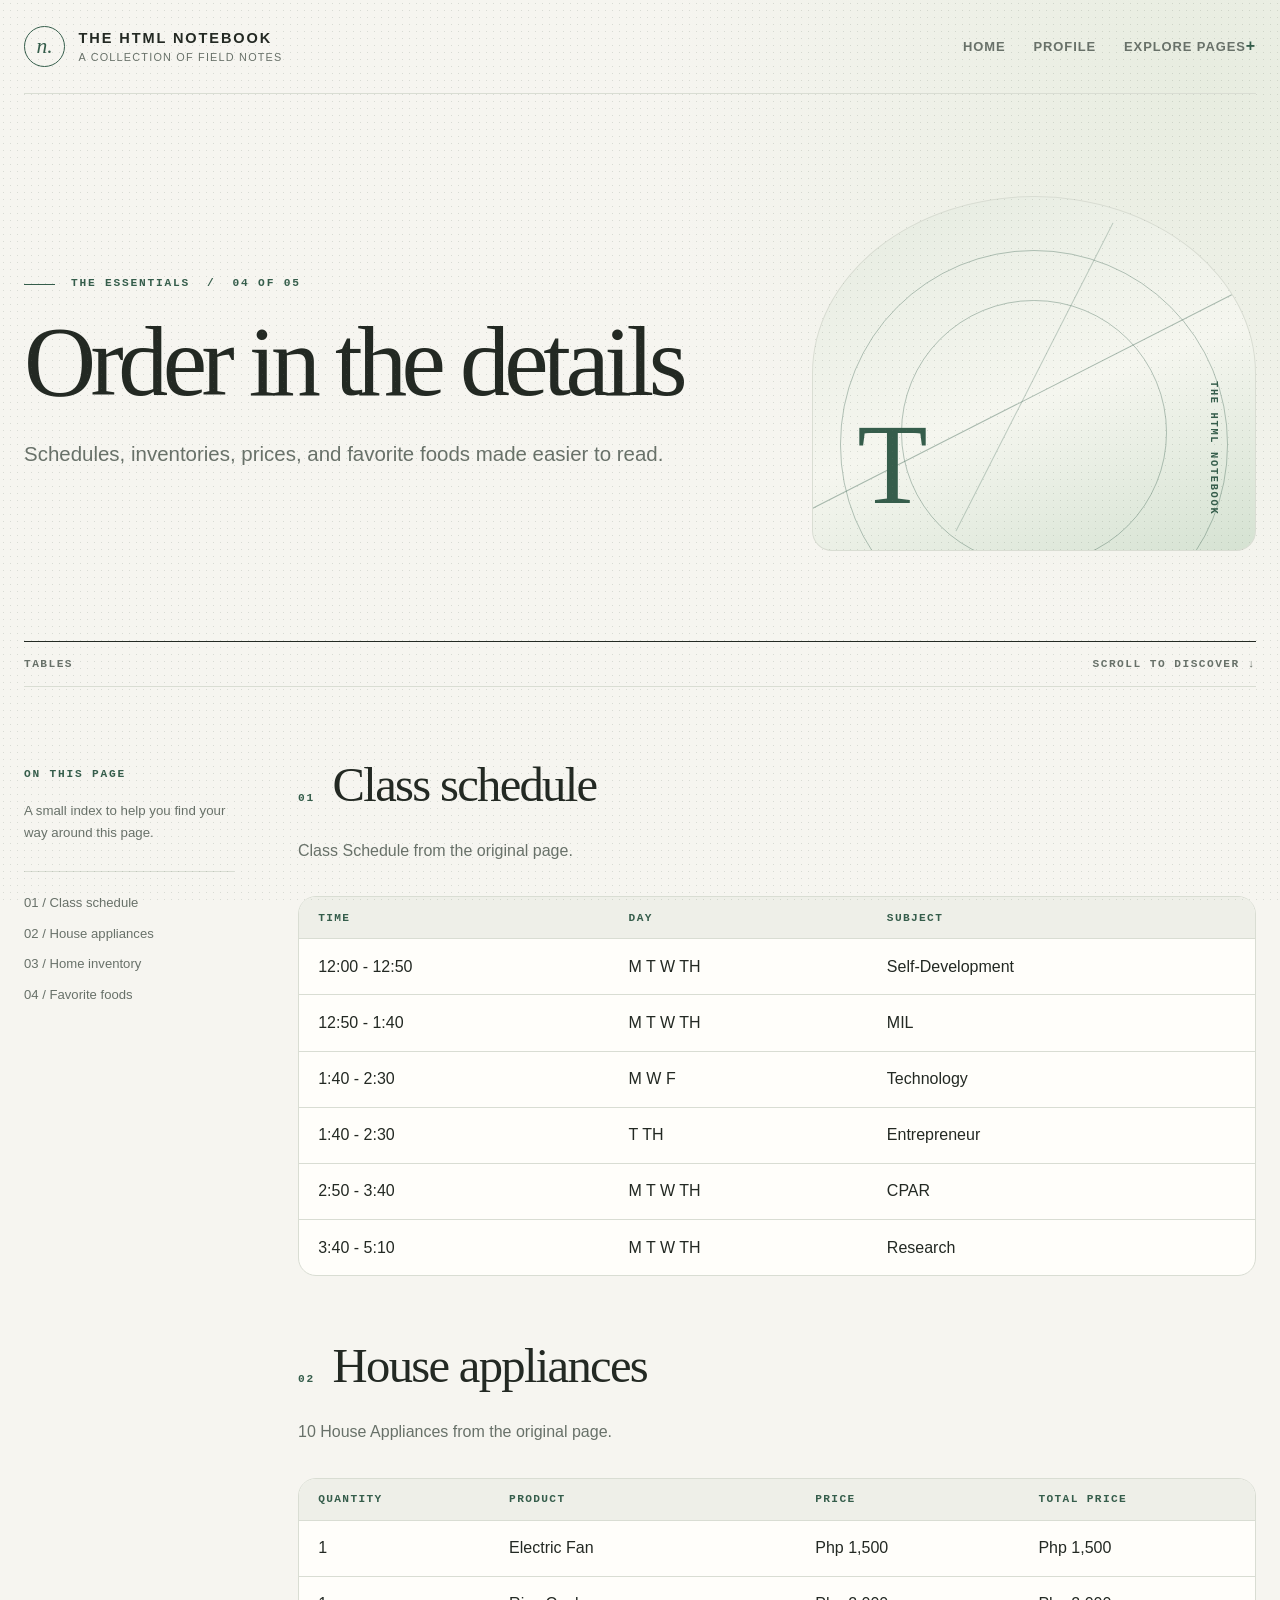
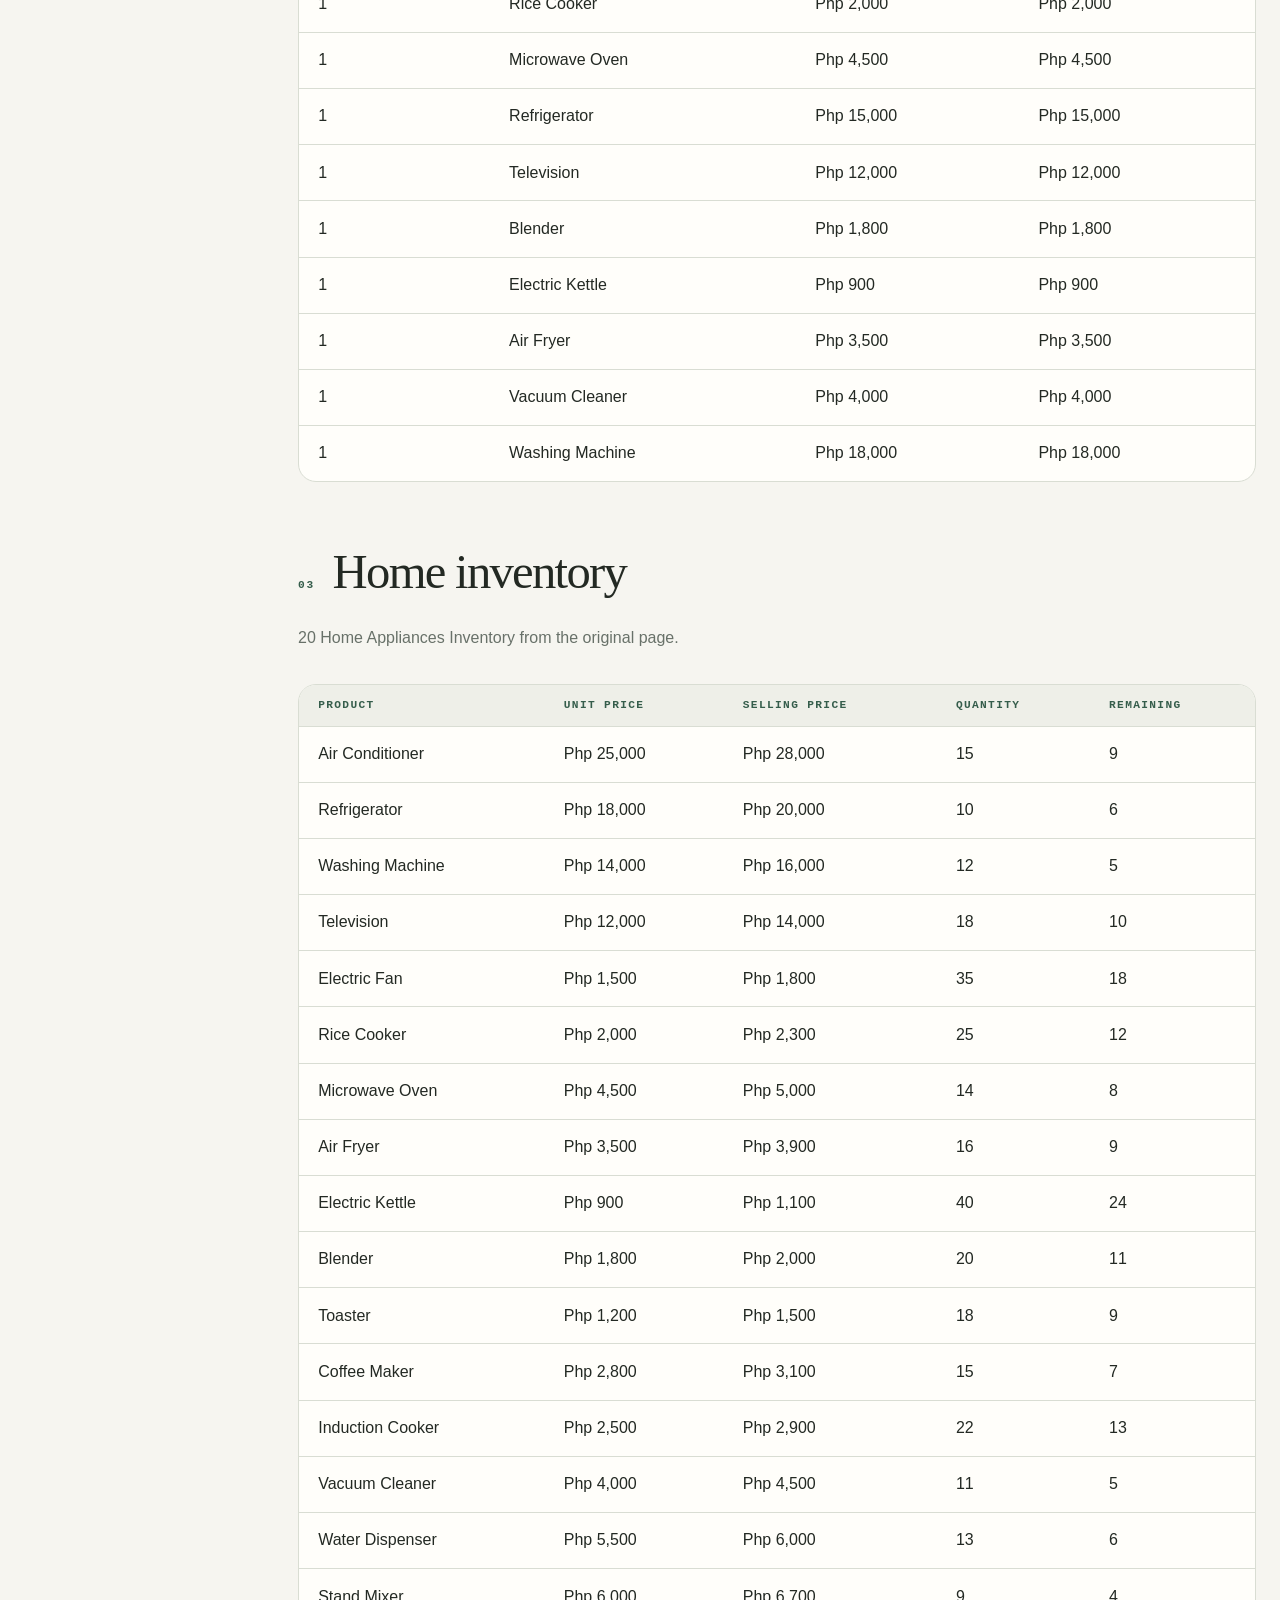
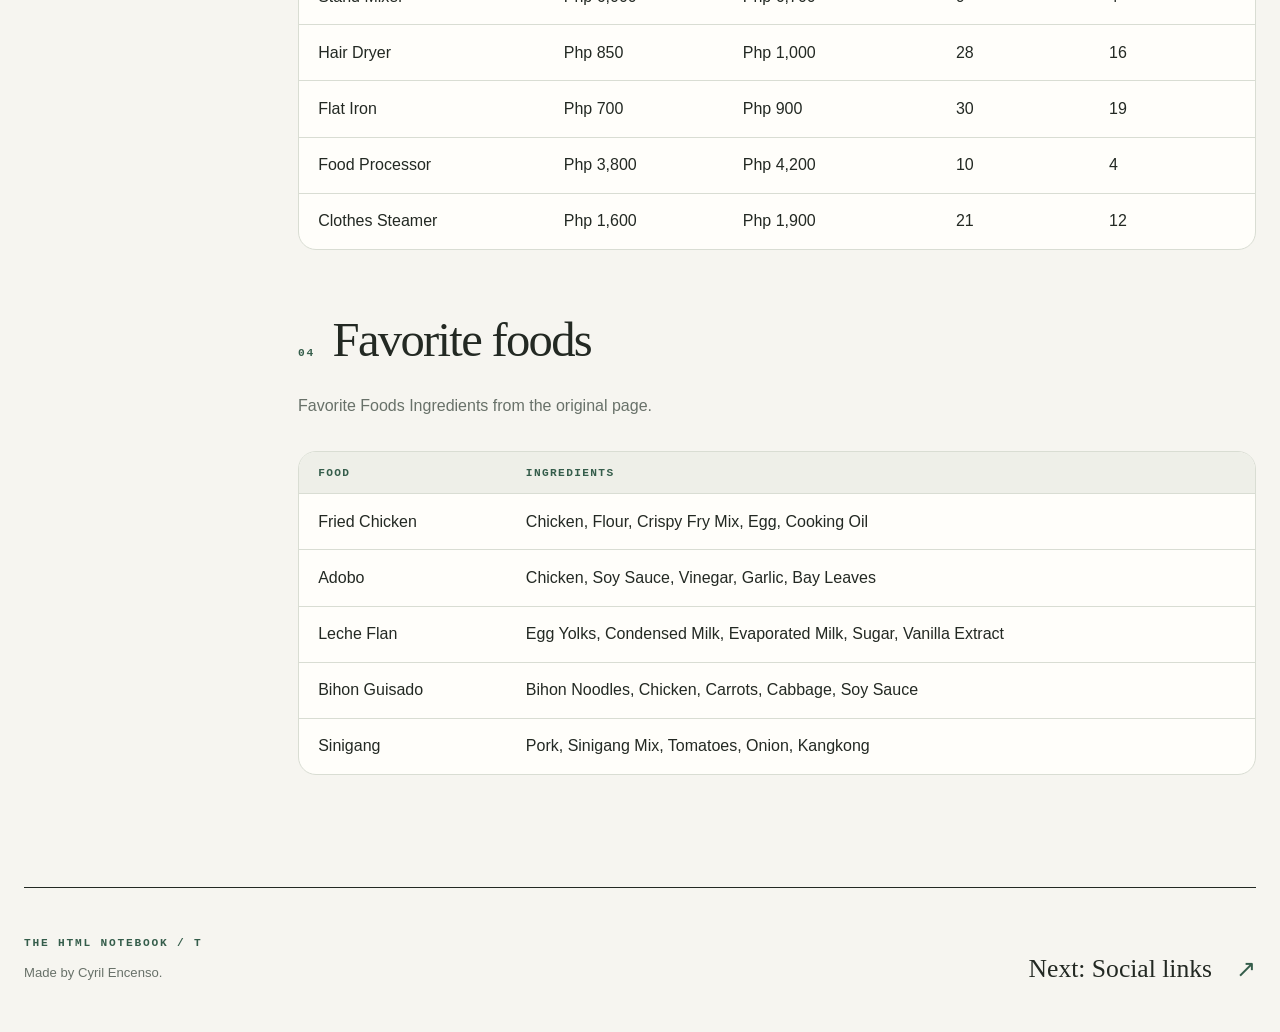
<file: tables/tables.html>
<!DOCTYPE html>
<html lang="en">
<head>
  <meta charset="UTF-8">
  <meta name="viewport" content="width=device-width, initial-scale=1">
  <meta name="theme-color" content="#f6f5f0">
  <meta name="description" content="Schedules, inventories, prices, and favorite foods made easier to read.">
  <title>Tables — The HTML Notebook</title>
  <link rel="stylesheet" href="../assets/fieldnotes.css">
</head>
<body>
  <a class="skip-link" href="#main">Skip to content</a>
  <div class="site-shell">
    <header class="site-header">
      <a class="brand" href="../index.html" aria-label="The HTML Notebook home"><span class="brand-mark" aria-hidden="true">n.</span><span class="brand-text"><strong>The HTML Notebook</strong><small>A collection of field notes</small></span></a>
      <nav class="top-nav" aria-label="Site navigation"><a class="nav-home" href="../index.html">Home</a><a href="../profile/profile.html">Profile</a>
        <details class="nav-menu"><summary>Explore pages</summary><div class="menu-panel"><span class="menu-label">Explore / 14 pages</span><div class="menu-grid"><span class="menu-group-title">The essentials</span><a href="../profile/profile.html">Profile</a>
<a href="../lists/lists.html">Lists</a>
<a href="../multimedia/multimedia.html">Multimedia</a>
<a href="tables.html" aria-current="page">Tables</a>
<a href="../social/social.html">Social links</a>
<span class="menu-group-title">HTML field notes</span>
<a href="../formatting/text-formatting.html">Text formatting</a>
<a href="../links/links-and-paths.html">Links &amp; paths</a>
<a href="../bookmarks/bookmarks.html">Bookmarks</a>
<a href="../frames/framesets.html">Framesets</a>
<a href="../frames/iframes.html">Iframes</a>
<a href="../frames/frameattributes.html">Frame attributes</a>
<a href="../embedding/embedding.html">Embedding</a>
<a href="../forms/registration-form.html">Registration form</a>
<a href="../contact/contactme.html">Contact example</a></div></div></details>
      </nav>
    </header>
    <main id="main">
      <div class="hero"><div class="hero-copy"><p class="eyebrow">The essentials &nbsp;/&nbsp; 04 of 05</p><h1>Order in the details</h1><p class="hero-description">Schedules, inventories, prices, and favorite foods made easier to read.</p></div><div class="hero-art" aria-hidden="true"><span class="art-line"></span><span class="art-stem"></span><span class="art-number">T</span><span class="art-caption">The HTML Notebook</span></div></div>
      <div class="rule-label"><span>Tables</span><span>Scroll to discover ↓</span></div>
      <div class="content-layout"><aside class="page-aside" aria-label="On this page"><span class="aside-label">On this page</span><p>A small index to help you find your way around this page.</p><nav class="toc" aria-label="Page sections"><a href="#schedule">01 / Class schedule</a>
<a href="#appliances">02 / House appliances</a>
<a href="#inventory">03 / Home inventory</a>
<a href="#foods">04 / Favorite foods</a></nav></aside><div class="content-stack"><section class="content-section" id="schedule"><div class="section-heading"><span class="section-number">01</span><h2>Class schedule</h2></div><p class="section-lede">Class Schedule from the original page.</p><div class="table-wrap"><table>
        <tr>
            <th>Time</th>
            <th>Day</th>
            <th>Subject</th>
        </tr>
        <tr>
            <td>12:00 - 12:50</td>
            <td>M T W TH</td>
            <td>Self-Development</td>
        </tr>
        <tr>
            <td>12:50 - 1:40</td>
            <td>M T W TH</td>
            <td>MIL</td>
        </tr>
        <tr>
            <td>1:40 - 2:30</td>
            <td>M W F</td>
            <td>Technology</td>
        </tr>
        <tr>
            <td>1:40 - 2:30</td>
            <td>T TH</td>
            <td>Entrepreneur</td>
        </tr>
        <tr>
            <td>2:50 - 3:40</td>
            <td>M T W TH</td>
            <td>CPAR</td>
        </tr>
        <tr>
            <td>3:40 - 5:10</td>
            <td>M T W TH</td>
            <td>Research</td>
        </tr>
    </table></div></section><section class="content-section" id="appliances"><div class="section-heading"><span class="section-number">02</span><h2>House appliances</h2></div><p class="section-lede">10 House Appliances from the original page.</p><div class="table-wrap"><table>
        <tr>
            <th>Quantity</th>
            <th>Product</th>
            <th>Price</th>
            <th>Total Price</th>
        </tr>
        <tr><td>1</td><td>Electric Fan</td><td>Php 1,500</td><td>Php 1,500</td></tr>
        <tr><td>1</td><td>Rice Cooker</td><td>Php 2,000</td><td>Php 2,000</td></tr>
        <tr><td>1</td><td>Microwave Oven</td><td>Php 4,500</td><td>Php 4,500</td></tr>
        <tr><td>1</td><td>Refrigerator</td><td>Php 15,000</td><td>Php 15,000</td></tr>
        <tr><td>1</td><td>Television</td><td>Php 12,000</td><td>Php 12,000</td></tr>
        <tr><td>1</td><td>Blender</td><td>Php 1,800</td><td>Php 1,800</td></tr>
        <tr><td>1</td><td>Electric Kettle</td><td>Php 900</td><td>Php 900</td></tr>
        <tr><td>1</td><td>Air Fryer</td><td>Php 3,500</td><td>Php 3,500</td></tr>
        <tr><td>1</td><td>Vacuum Cleaner</td><td>Php 4,000</td><td>Php 4,000</td></tr>
        <tr><td>1</td><td>Washing Machine</td><td>Php 18,000</td><td>Php 18,000</td></tr>
    </table></div></section><section class="content-section" id="inventory"><div class="section-heading"><span class="section-number">03</span><h2>Home inventory</h2></div><p class="section-lede">20 Home Appliances Inventory from the original page.</p><div class="table-wrap"><table>
        <thead>
            <tr>
                <th>Product</th>
                <th>Unit Price</th>
                <th>Selling Price</th>
                <th>Quantity</th>
                <th>Remaining</th>
            </tr>
        </thead>
        <tbody>
            <tr><td>Air Conditioner</td><td>Php 25,000</td><td>Php 28,000</td><td>15</td><td>9</td></tr>
            <tr><td>Refrigerator</td><td>Php 18,000</td><td>Php 20,000</td><td>10</td><td>6</td></tr>
            <tr><td>Washing Machine</td><td>Php 14,000</td><td>Php 16,000</td><td>12</td><td>5</td></tr>
            <tr><td>Television</td><td>Php 12,000</td><td>Php 14,000</td><td>18</td><td>10</td></tr>
            <tr><td>Electric Fan</td><td>Php 1,500</td><td>Php 1,800</td><td>35</td><td>18</td></tr>
            <tr><td>Rice Cooker</td><td>Php 2,000</td><td>Php 2,300</td><td>25</td><td>12</td></tr>
            <tr><td>Microwave Oven</td><td>Php 4,500</td><td>Php 5,000</td><td>14</td><td>8</td></tr>
            <tr><td>Air Fryer</td><td>Php 3,500</td><td>Php 3,900</td><td>16</td><td>9</td></tr>
            <tr><td>Electric Kettle</td><td>Php 900</td><td>Php 1,100</td><td>40</td><td>24</td></tr>
            <tr><td>Blender</td><td>Php 1,800</td><td>Php 2,000</td><td>20</td><td>11</td></tr>
            <tr><td>Toaster</td><td>Php 1,200</td><td>Php 1,500</td><td>18</td><td>9</td></tr>
            <tr><td>Coffee Maker</td><td>Php 2,800</td><td>Php 3,100</td><td>15</td><td>7</td></tr>
            <tr><td>Induction Cooker</td><td>Php 2,500</td><td>Php 2,900</td><td>22</td><td>13</td></tr>
            <tr><td>Vacuum Cleaner</td><td>Php 4,000</td><td>Php 4,500</td><td>11</td><td>5</td></tr>
            <tr><td>Water Dispenser</td><td>Php 5,500</td><td>Php 6,000</td><td>13</td><td>6</td></tr>
            <tr><td>Stand Mixer</td><td>Php 6,000</td><td>Php 6,700</td><td>9</td><td>4</td></tr>
            <tr><td>Hair Dryer</td><td>Php 850</td><td>Php 1,000</td><td>28</td><td>16</td></tr>
            <tr><td>Flat Iron</td><td>Php 700</td><td>Php 900</td><td>30</td><td>19</td></tr>
            <tr><td>Food Processor</td><td>Php 3,800</td><td>Php 4,200</td><td>10</td><td>4</td></tr>
            <tr><td>Clothes Steamer</td><td>Php 1,600</td><td>Php 1,900</td><td>21</td><td>12</td></tr>
        </tbody>
    </table></div></section><section class="content-section" id="foods"><div class="section-heading"><span class="section-number">04</span><h2>Favorite foods</h2></div><p class="section-lede">Favorite Foods Ingredients from the original page.</p><div class="table-wrap"><table>
        <tr>
            <th>Food</th>
            <th>Ingredients</th>
        </tr>
        <tr><td>Fried Chicken</td><td>Chicken, Flour, Crispy Fry Mix, Egg, Cooking Oil</td></tr>
        <tr><td>Adobo</td><td>Chicken, Soy Sauce, Vinegar, Garlic, Bay Leaves</td></tr>
        <tr><td>Leche Flan</td><td>Egg Yolks, Condensed Milk, Evaporated Milk, Sugar, Vanilla Extract</td></tr>
        <tr><td>Bihon Guisado</td><td>Bihon Noodles, Chicken, Carrots, Cabbage, Soy Sauce</td></tr>
        <tr><td>Sinigang</td><td>Pork, Sinigang Mix, Tomatoes, Onion, Kangkong</td></tr>
    </table></div></section></div></div>
    </main>
    <footer class="site-footer"><div><span class="footer-label">The HTML Notebook / T</span><p>Made by Cyril Encenso.</p></div><a class="next-link" href="../social/social.html" aria-label="Next page: Social links">Next: Social links</a></footer>
  </div>
</body>
</html>
</file>
<file: assets/fieldnotes.css>
/* A quiet, editorial system for the HTML field notes. No frameworks or scripts. */
:root {
  color-scheme: light;
  --paper: #f6f5f0;
  --surface: #fffefa;
  --surface-soft: #eeefe8;
  --ink: #232923;
  --muted: #687169;
  --line: #d9ddd3;
  --green: #355d4b;
  --green-dark: #234434;
  --lime: #dce8d5;
  --serif: Georgia, 'Times New Roman', serif;
  --sans: 'Segoe UI', Arial, sans-serif;
  --mono: Consolas, 'Courier New', monospace;
  --radius: 18px;
  --shadow: 0 22px 60px rgba(35, 41, 35, .055);
}

*, *::before, *::after { box-sizing: border-box; }
html { scroll-behavior: smooth; }
body {
  min-width: 320px;
  margin: 0;
  background:
    radial-gradient(circle at 94% 2%, rgba(215, 227, 206, .47), transparent 34rem),
    var(--paper);
  color: var(--ink);
  font: 16px/1.65 var(--sans);
  -webkit-font-smoothing: antialiased;
}
body::before {
  content: '';
  position: fixed;
  inset: 0;
  pointer-events: none;
  z-index: 10;
  opacity: .2;
  background-image: radial-gradient(#637363 0.38px, transparent 0.38px);
  background-size: 7px 7px;
}
a { color: inherit; }
a:focus-visible, button:focus-visible, input:focus-visible,
select:focus-visible, textarea:focus-visible, summary:focus-visible {
  outline: 3px solid #9cbb9b;
  outline-offset: 4px;
}
img, video, iframe { display: block; max-width: 100%; }
button, input, select, textarea { font: inherit; }
::selection { background: var(--lime); color: var(--ink); }
.skip-link {
  position: absolute;
  top: -5rem;
  left: 1rem;
  z-index: 30;
  padding: .65rem 1rem;
  background: var(--green);
  color: white;
}
.skip-link:focus { top: 1rem; }

.site-shell { width: min(100% - 48px, 1344px); margin-inline: auto; }
.site-header {
  position: relative;
  z-index: 20;
  display: flex;
  align-items: center;
  justify-content: space-between;
  gap: 2rem;
  min-height: 94px;
  border-bottom: 1px solid var(--line);
}
.brand { display: inline-flex; align-items: center; gap: .85rem; text-decoration: none; }
.brand-mark {
  display: grid;
  place-items: center;
  width: 41px;
  height: 41px;
  border: 1px solid var(--green);
  border-radius: 50%;
  color: var(--green);
  font: italic 1.35rem var(--serif);
}
.brand-text { display: grid; line-height: 1.14; }
.brand-text strong { font-size: .91rem; letter-spacing: .13em; text-transform: uppercase; }
.brand-text small { margin-top: .27rem; color: var(--muted); font-size: .68rem; letter-spacing: .11em; text-transform: uppercase; }
.top-nav { display: flex; align-items: center; gap: 1.75rem; }
.top-nav > a, .nav-menu summary {
  display: inline-flex;
  align-items: center;
  min-height: 44px;
  color: var(--muted);
  font-size: .81rem;
  font-weight: 600;
  letter-spacing: .07em;
  text-decoration: none;
  text-transform: uppercase;
}
.top-nav > a:hover, .nav-menu summary:hover { color: var(--green); }
.nav-menu { position: relative; }
.nav-menu summary { cursor: pointer; list-style: none; }
.nav-menu summary::-webkit-details-marker { display: none; }
.nav-menu summary::after { content: ' +'; color: var(--green); font-size: 1rem; }
.nav-menu[open] summary::after { content: ' −'; }
.menu-panel {
  position: absolute;
  top: calc(100% + 22px);
  right: 0;
  width: min(580px, calc(100vw - 48px));
  padding: 1.6rem;
  border: 1px solid var(--line);
  border-radius: var(--radius);
  background: var(--surface);
  box-shadow: var(--shadow);
  max-height: min(70vh, 650px);
  overflow-y: auto;
}
.menu-panel::before { content: ''; position: absolute; inset: -24px 0 auto; height: 24px; }
.menu-label, .eyebrow, .micro, .section-number, .aside-label, .footer-label {
  color: var(--green);
  font: 600 .7rem/1.4 var(--mono);
  letter-spacing: .16em;
  text-transform: uppercase;
}
.menu-grid { display: grid; grid-template-columns: repeat(2, minmax(0, 1fr)); gap: .3rem 1rem; margin-top: 1rem; }
.menu-grid a { padding: .55rem .35rem; border-bottom: 1px solid var(--line); font-size: .85rem; text-decoration: none; }
.menu-grid a { min-height: 44px; }
.menu-grid a:hover, .menu-grid a[aria-current] { color: var(--green); }
.menu-grid a[aria-current]::after { content: '  •'; }
.menu-grid .menu-group-title { grid-column: 1 / -1; margin: .8rem 0 .1rem; color: var(--green); font: 600 .68rem var(--mono); letter-spacing: .15em; text-transform: uppercase; }
.menu-grid .menu-group-title:first-child { margin-top: 0; }

.hero { display: grid; grid-template-columns: minmax(0, 1.25fr) minmax(260px, .75fr); gap: 3rem; padding: clamp(4rem, 8vw, 8rem) 0 clamp(3.7rem, 7vw, 7rem); }
.hero-copy { align-self: center; }
.eyebrow { display: flex; align-items: center; gap: 1rem; margin: 0 0 1.35rem; }
.eyebrow::before { content: ''; width: 31px; height: 1px; background: var(--green); }
.hero h1 { max-width: 850px; margin: 0; font: normal clamp(3.8rem, 7.8vw, 7.7rem)/.96 var(--serif); letter-spacing: -.055em; }
.hero h1 em { color: var(--green); font-weight: normal; }
.hero-description { max-width: 650px; margin: 1.7rem 0 0; color: var(--muted); font-size: clamp(1.04rem, 1.7vw, 1.28rem); line-height: 1.7; }
.hero-art {
  position: relative;
  min-height: 355px;
  overflow: hidden;
  border: 1px solid var(--line);
  border-radius: 50% 50% 20px 20px;
  background: linear-gradient(160deg, #e5ebe0, #f5f6ef 55%, #d5e2d2);
}
.hero-art::before, .hero-art::after { content: ''; position: absolute; border: 1px solid rgba(53, 93, 75, .35); border-radius: 50%; }
.hero-art::before { width: 88%; aspect-ratio: 1; top: 15%; left: 6%; }
.hero-art::after { width: 60%; aspect-ratio: 1; top: 29%; left: 20%; }
.art-line { position: absolute; left: -12%; right: -12%; top: 56%; height: 1px; background: rgba(53, 93, 75, .4); transform: rotate(-27deg); }
.art-stem { position: absolute; left: 50%; top: 2%; bottom: 0; width: 1px; background: rgba(53, 93, 75, .28); transform: rotate(27deg); }
.art-number { position: absolute; left: 10%; bottom: 8%; z-index: 1; color: var(--green); font: normal clamp(5rem, 9vw, 9rem)/1 var(--serif); letter-spacing: -.08em; }
.art-caption { position: absolute; right: 8%; bottom: 10%; z-index: 1; color: var(--green); font: 600 .65rem var(--mono); letter-spacing: .16em; text-transform: uppercase; writing-mode: vertical-rl; }

.rule-label { display: flex; justify-content: space-between; gap: 1rem; padding: 1rem 0; border-top: 1px solid var(--ink); border-bottom: 1px solid var(--line); color: var(--muted); font: 600 .7rem var(--mono); letter-spacing: .13em; text-transform: uppercase; }
.content-layout { display: grid; grid-template-columns: minmax(170px, 210px) minmax(0, 1fr); gap: clamp(2rem, 5vw, 6rem); padding: 4.5rem 0 7rem; }
.page-aside { align-self: start; position: sticky; top: 2rem; }
.page-aside p { margin: .9rem 0 1.65rem; color: var(--muted); font-size: .83rem; line-height: 1.7; }
.toc { display: grid; gap: .55rem; padding-top: 1.25rem; border-top: 1px solid var(--line); }
.toc a { color: var(--muted); font-size: .82rem; text-decoration: none; }
.toc a:hover { color: var(--green); }
.content-stack { min-width: 0; display: grid; grid-template-columns: minmax(0, 1fr); gap: 4rem; }
.content-section { min-width: 0; scroll-margin-top: 2rem; }
.section-heading { display: flex; align-items: baseline; gap: 1.1rem; margin-bottom: 1.6rem; }
.section-heading h2 { margin: 0; font: normal clamp(2.1rem, 3.8vw, 3.7rem)/1.1 var(--serif); letter-spacing: -.035em; }
.section-lede { max-width: 62ch; margin: 0 0 2rem; color: var(--muted); font-size: 1rem; }
.panel { padding: clamp(1.5rem, 3vw, 3rem); border: 1px solid var(--line); border-radius: var(--radius); background: var(--surface); box-shadow: var(--shadow); }
.panel + .panel { margin-top: 1.1rem; }
.panel h3 { margin: 0 0 .75rem; font: normal 1.5rem/1.2 var(--serif); }
.panel p { margin: 0; }
.panel p + p { margin-top: 1rem; }
.panel .micro { display: block; margin-bottom: 1.2rem; }
.panel-soft { background: var(--surface-soft); }
.grid-two, .grid-three { display: grid; gap: 1rem; }
.grid-two { grid-template-columns: repeat(2, minmax(0, 1fr)); }
.grid-three { grid-template-columns: repeat(3, minmax(0, 1fr)); }
.link-card { display: flex; flex-direction: column; justify-content: space-between; min-height: 150px; padding: 1.5rem; border: 1px solid var(--line); border-radius: 14px; background: var(--surface); text-decoration: none; transition: transform .2s, border-color .2s, box-shadow .2s; }
.link-card:hover { transform: translateY(-3px); border-color: #a9bdaa; box-shadow: var(--shadow); }
.link-card small { color: var(--green); font: 600 .68rem var(--mono); letter-spacing: .14em; text-transform: uppercase; }
.link-card strong { display: flex; align-items: end; justify-content: space-between; gap: .7rem; font: normal 1.5rem/1.2 var(--serif); }
.link-card strong::after { content: '↗'; color: var(--green); font: normal 1.3rem var(--sans); }
.link-card:focus-visible { outline-offset: 2px; }
.note { margin-top: 1rem; color: var(--muted); font-size: .83rem; }
.quote { margin: 0; padding: 1rem 0 1rem 1.6rem; border-left: 2px solid var(--green); font: italic clamp(1.3rem, 2.4vw, 2rem)/1.45 var(--serif); }
.quote cite { display: block; margin-top: 1rem; color: var(--muted); font: normal .75rem var(--mono); letter-spacing: .08em; }
.sample-grid { display: grid; grid-template-columns: 145px 1fr; gap: 1.4rem; align-items: start; padding: 1.25rem 0; border-top: 1px solid var(--line); }
.sample-grid:first-child { border-top: 0; padding-top: 0; }
.sample-grid:last-child { padding-bottom: 0; }
.sample-grid > span { color: var(--muted); font: 600 .73rem var(--mono); letter-spacing: .08em; text-transform: uppercase; }
mark { padding: .12em .3em; background: #e0eac9; color: var(--ink); }
code, kbd { padding: .18em .4em; border-radius: 4px; background: #edf0e8; color: var(--green-dark); font: .85em var(--mono); }
.chip-row { display: flex; flex-wrap: wrap; gap: .5rem; margin-top: 1.2rem; }
.chip { padding: .45rem .75rem; border: 1px solid var(--line); border-radius: 100px; color: var(--green); font: 600 .72rem var(--mono); }
.info-list { display: grid; gap: 0; margin: 0; }
.info-list div { display: grid; grid-template-columns: minmax(120px, .3fr) 1fr; gap: 1rem; padding: 1rem 0; border-bottom: 1px solid var(--line); }
.info-list dt { color: var(--muted); font: 600 .7rem var(--mono); letter-spacing: .1em; text-transform: uppercase; }
.info-list dd { margin: 0; }
.number-list { margin: 0; padding-left: 1.4rem; }
.number-list li { padding: .35rem 0 .35rem .45rem; }
.number-list li::marker { color: var(--green); font-family: var(--mono); }
.table-wrap { max-width: 100%; overflow-x: auto; border: 1px solid var(--line); border-radius: var(--radius); background: var(--surface); }
table { width: 100%; border-collapse: collapse; text-align: left; }
th, td { padding: .9rem 1.2rem; border-bottom: 1px solid var(--line); }
th { color: var(--green); background: var(--surface-soft); font: 600 .7rem var(--mono); letter-spacing: .12em; text-transform: uppercase; }
tr:last-child td { border-bottom: 0; }
.media-frame { overflow: hidden; border: 1px solid var(--line); border-radius: 12px; background: #e7e9e4; }
.media-frame iframe { width: 100%; aspect-ratio: 16 / 10; border: 0; background: white; }
.media-frame.video iframe { aspect-ratio: 16 / 9; }
.media-caption { padding: .9rem 1.1rem; color: var(--muted); font-size: .78rem; }
.frame-grid { display: grid; grid-template-columns: 1fr 1fr; gap: 1rem; }
.frame-grid .media-frame:first-child { grid-column: 1 / -1; }
.frame-grid.compact .media-frame:first-child { grid-column: auto; }
.frame-grid iframe { height: 280px; aspect-ratio: auto; }
.frame-grid .media-frame:first-child iframe { height: 340px; }
.frame-grid.compact .media-frame:first-child iframe { height: 280px; }
.form-grid { display: grid; grid-template-columns: 1fr 1fr; gap: 1.3rem; }
.field { display: grid; gap: .5rem; }
.field.full { grid-column: 1 / -1; }
.field label, fieldset legend { font-size: .78rem; font-weight: 600; letter-spacing: .05em; }
input:not([type='radio']):not([type='checkbox']), select, textarea {
  width: 100%; min-height: 48px; padding: .75rem .9rem; border: 1px solid #cbd2c8; border-radius: 8px;
  background: #fff; color: var(--ink);
}
textarea { min-height: 125px; resize: vertical; }
input::placeholder, textarea::placeholder { color: #96a096; }
fieldset { min-width: 0; margin: 0; padding: 0; border: 0; }
.choice-row { display: flex; flex-wrap: wrap; gap: .55rem 1.4rem; margin-top: .65rem; }
.choice-row label { display: inline-flex; align-items: center; gap: .45rem; color: var(--muted); font-size: .87rem; cursor: pointer; }
input[type='radio'], input[type='checkbox'] { accent-color: var(--green); }
.form-actions { display: flex; flex-wrap: wrap; align-items: center; gap: .75rem; margin-top: 1.7rem; }
.button { display: inline-block; padding: .8rem 1.25rem; border: 1px solid var(--green); border-radius: 7px; background: var(--green); color: white; font-weight: 600; text-decoration: none; cursor: pointer; transition: background .2s, transform .2s; }
.button:hover { background: var(--green-dark); transform: translateY(-2px); }
.button.secondary { background: transparent; color: var(--green); }
.button.secondary:hover { background: var(--surface-soft); }
.form-actions .note { margin: 0 0 0 auto; }
.site-footer { display: flex; align-items: end; justify-content: space-between; gap: 2rem; padding: 2.5rem 0 3rem; border-top: 1px solid var(--ink); }
.site-footer p { margin: .5rem 0 0; color: var(--muted); font-size: .82rem; }
.next-link { display: inline-flex; gap: 1.5rem; align-items: center; color: var(--ink); font: normal 1.6rem var(--serif); text-decoration: none; }
.next-link:hover { color: var(--green); }
.next-link::after { content: '↗'; color: var(--green); font: 1.5rem var(--sans); }

/* Home and the original five sections */
.home-hero { display: grid; grid-template-columns: minmax(0, 1.2fr) minmax(280px, .8fr); gap: clamp(2rem, 5vw, 6rem); align-items: center; padding: clamp(4rem, 9vw, 9rem) 0 6rem; }
.home-hero h1 { max-width: 940px; margin: 0; font: normal clamp(4.4rem, 8.6vw, 8.7rem)/.95 var(--serif); letter-spacing: -.055em; }
.home-hero h1 em { color: var(--green); font-weight: normal; }
.home-hero .hero-description { max-width: 560px; }
.home-actions { display: flex; flex-wrap: wrap; gap: .7rem; margin-top: 2rem; }
.home-art { min-height: 480px; border-radius: 50% 50% 18px 18px; }
.home-art .art-number { font-size: clamp(5rem, 10vw, 10rem); }
.home-stats { display: grid; grid-template-columns: repeat(3, 1fr); gap: 1rem; padding: 2rem 0 5rem; }
.stat { display: grid; gap: .3rem; padding-top: 1.2rem; border-top: 1px solid var(--line); }
.stat strong { font: normal 2.6rem var(--serif); }
.stat span { color: var(--muted); font: 600 .69rem var(--mono); letter-spacing: .1em; text-transform: uppercase; }
.collection { padding: 1.5rem 0 6rem; }
.collection + .collection { padding-top: 0; }
.collection-head { display: flex; align-items: end; justify-content: space-between; gap: 2rem; margin-bottom: 1.5rem; }
.collection-head h2 { margin: 0; font: normal clamp(2.5rem, 4.5vw, 4.5rem)/1.1 var(--serif); letter-spacing: -.04em; }
.collection-head p { max-width: 390px; margin: 0; color: var(--muted); font-size: .9rem; }
.collection-grid { display: grid; grid-template-columns: repeat(3, minmax(0, 1fr)); gap: 1rem; }
.collection-grid .link-card { min-height: 190px; }
.collection-grid .link-card.featured { grid-column: span 2; background: var(--surface-soft); }
.collection-grid .link-card.featured strong { font-size: 2.3rem; }
.list-card ol, .list-card ul { margin: .7rem 0 0; padding-left: 1.35rem; }
.list-card li { padding: .33rem 0 .33rem .25rem; }
.list-card li::marker { color: var(--green); }
.list-card .alpha-list { list-style-type: upper-alpha; }
.list-card .square-list { list-style-type: square; }
.list-card .circle-list { list-style-type: circle; }
.definition-list { display: grid; grid-template-columns: 160px 1fr; gap: 0 1rem; margin: 0; }
.definition-list dt, .definition-list dd { padding: 1rem 0; border-bottom: 1px solid var(--line); }
.definition-list dt { font-family: var(--serif); font-size: 1.25rem; }
.definition-list dd { margin: 0; color: var(--muted); }
.photo-grid { display: grid; grid-template-columns: repeat(3, minmax(0, 1fr)); gap: 1rem; }
.photo-grid figure { margin: 0; overflow: hidden; border: 1px solid var(--line); border-radius: 13px; background: var(--surface); }
.photo-grid img { width: 100%; height: clamp(180px, 22vw, 300px); object-fit: cover; background: var(--surface-soft); }
.photo-grid figcaption { padding: .7rem 1rem; color: var(--muted); font: 600 .68rem var(--mono); letter-spacing: .1em; text-transform: uppercase; }
.player-grid { display: grid; grid-template-columns: repeat(2, minmax(0, 1fr)); gap: 1rem; }
.player-card video { width: 100%; aspect-ratio: 16 / 9; border-radius: 9px; background: #1b251e; }
.player-card audio { display: block; width: 100%; margin-top: 1rem; }
.player-card h3 { margin-top: .65rem; }
.player-card .micro { margin-bottom: .2rem; }
.table-stack { display: grid; gap: 1.2rem; }
.table-stack h3 { margin: 0 0 .8rem; font: normal 1.45rem var(--serif); }
.table-stack .table-wrap { margin-bottom: 2rem; }
.table-stack tr:nth-child(even) td { background: #fafbf7; }

@media (max-width: 900px) {
  .hero { grid-template-columns: 1fr .58fr; gap: 1.5rem; }
  .hero-art { min-height: 290px; }
  .content-layout { grid-template-columns: 155px minmax(0, 1fr); gap: 2rem; }
  .grid-three { grid-template-columns: repeat(2, minmax(0, 1fr)); }
  .collection-grid { grid-template-columns: repeat(2, minmax(0, 1fr)); }
  .home-art { min-height: 370px; }
}
@media (max-width: 680px) {
  .site-shell { width: min(100% - 32px, 1344px); }
  .site-header { min-height: 77px; }
  .brand-text small { display: none; }
  .top-nav { gap: .9rem; }
  .top-nav > a:not(.nav-home) { display: none; }
  .hero { grid-template-columns: 1fr; gap: 2.5rem; padding: 4rem 0 3rem; }
  .hero h1 { font-size: clamp(3.5rem, 14vw, 5.5rem); }
  .hero-art { min-height: 240px; max-height: 290px; border-radius: 160px 160px 14px 14px; }
  .art-number { font-size: 6rem; }
  .content-layout { grid-template-columns: 1fr; padding: 3rem 0 5rem; }
  .page-aside { position: static; }
  .page-aside p { margin-bottom: .8rem; }
  .toc { display: flex; flex-wrap: wrap; gap: .5rem 1rem; }
  .content-stack { gap: 3.5rem; }
  .grid-two, .grid-three, .frame-grid, .form-grid { grid-template-columns: 1fr; }
  .frame-grid .media-frame:first-child { grid-column: auto; }
  .sample-grid { grid-template-columns: 1fr; gap: .35rem; }
  .form-actions .note { flex-basis: 100%; margin: .2rem 0 0; }
  .site-footer { align-items: start; flex-direction: column; }
  .home-hero { grid-template-columns: 1fr; padding: 4rem 0 3rem; }
  .home-hero h1 { font-size: clamp(3.7rem, 14vw, 6rem); }
  .home-art { min-height: 260px; max-height: 300px; }
  .home-stats { padding: 1rem 0 4rem; }
  .stat strong { font-size: 2rem; }
  .stat span { font-size: .6rem; }
  .collection-head { align-items: start; flex-direction: column; gap: .5rem; }
  .collection-grid { grid-template-columns: 1fr; }
  .collection-grid .link-card.featured { grid-column: auto; }
  .photo-grid { grid-template-columns: 1fr 1fr; }
  .photo-grid figure:first-child { grid-column: 1 / -1; }
  .player-grid { grid-template-columns: 1fr; }
  .definition-list { grid-template-columns: 1fr; }
  .definition-list dt { padding-bottom: 0; border-bottom: 0; }
  .definition-list dd { padding-top: .2rem; }
}
@media (max-width: 420px) {
  .top-nav .nav-home { display: none; }
  .home-stats { gap: .5rem; }
  .stat strong { font-size: 1.7rem; }
  .rule-label { font-size: .62rem; }
}
@media (max-width: 360px) {
  .menu-grid { grid-template-columns: 1fr; }
  .menu-panel { padding: 1.2rem; }
}
@media (prefers-reduced-motion: reduce) {
  html { scroll-behavior: auto; }
  *, *::before, *::after { transition-duration: .01ms !important; animation-duration: .01ms !important; }
}
</file>
